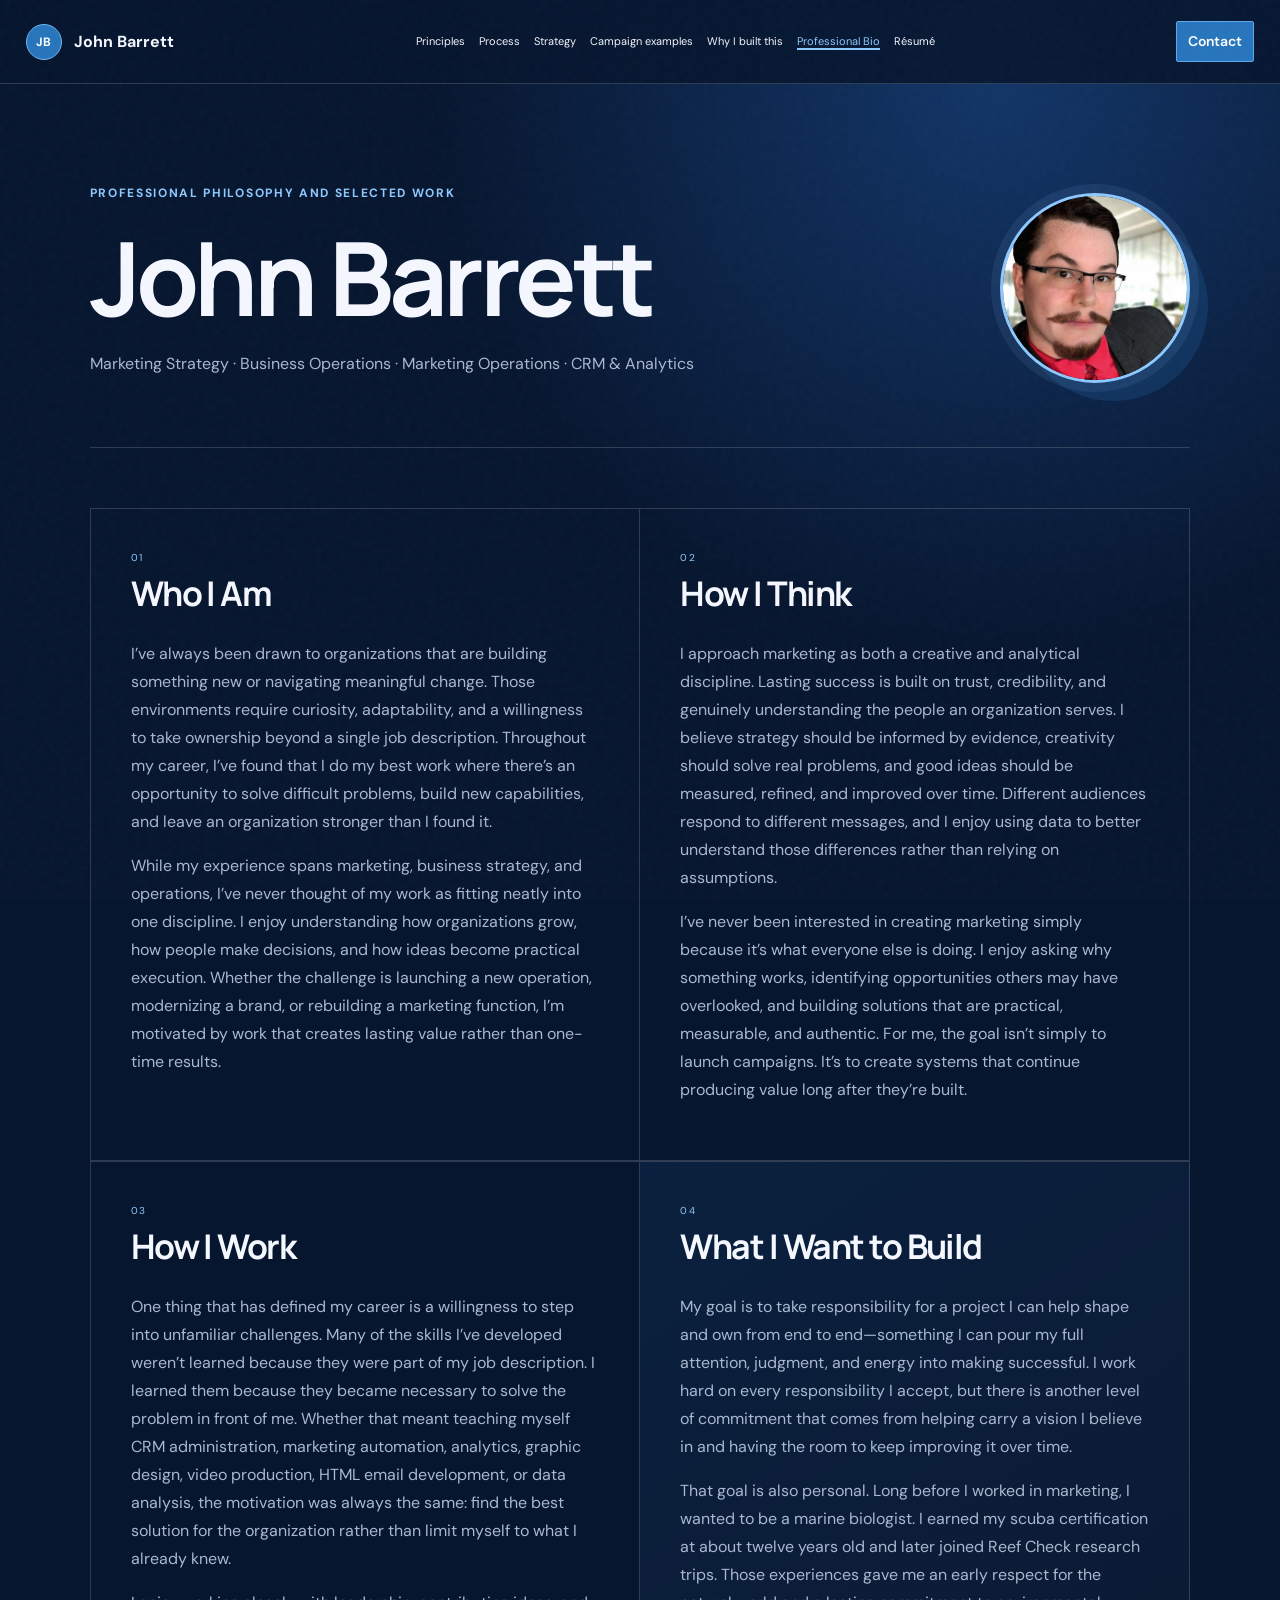
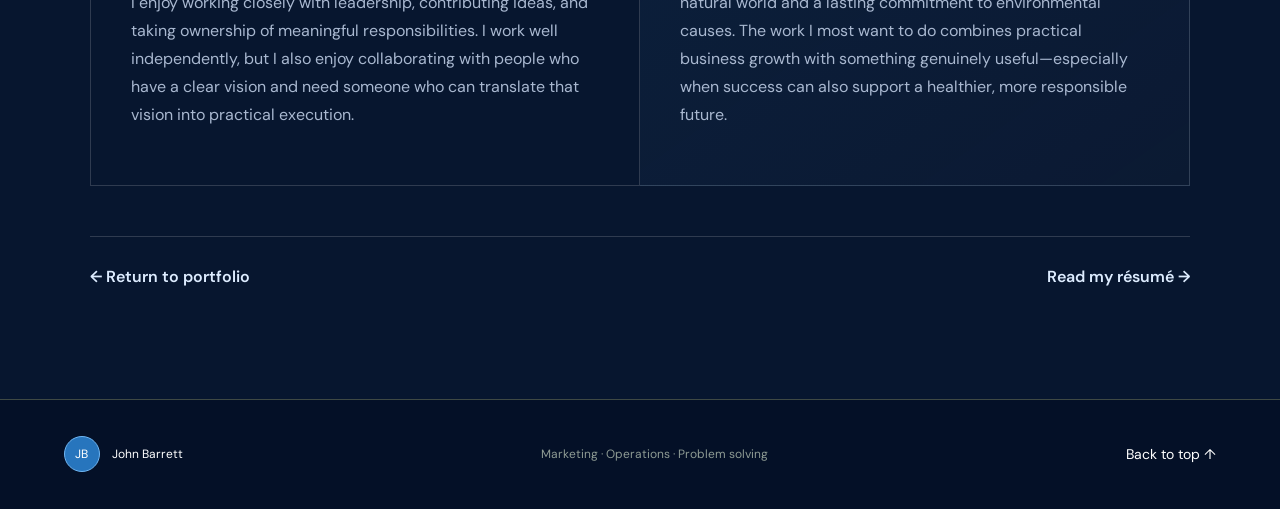
<file: bio.html>
<!doctype html>
<html lang="en">
<head>
  <meta charset="utf-8" />
  <meta name="viewport" content="width=device-width, initial-scale=1" />
  <meta name="description" content="Professional bio for John Barrett, a marketing strategist and business operations professional." />
  <title>John Barrett — Professional Bio</title>
  <link rel="preconnect" href="https://fonts.googleapis.com" />
  <link rel="preconnect" href="https://fonts.gstatic.com" crossorigin />
  <link href="https://fonts.googleapis.com/css2?family=DM+Sans:wght@400;500;600;700&family=Manrope:wght@500;600;700&display=swap" rel="stylesheet" />
  <link rel="stylesheet" href="styles.css" />
</head>
<body class="document-page" id="top">
  <div class="noise" aria-hidden="true"></div>
  <header class="site-header">
    <a class="brand" href="index.html" aria-label="Portfolio home"><span class="brand-mark">JB</span><span>John Barrett</span></a>
    <nav aria-label="Primary navigation">
      <a href="index.html#principles">Principles</a>
      <a href="index.html#process">Process</a>
      <a href="index.html#strategy">Strategy</a>
      <a href="index.html#campaigns">Campaign examples</a>
      <a href="index.html#about">Why I built this</a>
      <a class="nav-current" href="bio.html" aria-current="page">Professional Bio</a>
      <a href="resume.html">Résumé</a>
    </nav>
    <a class="button button-small" href="index.html#contact">Contact</a>
  </header>

  <main class="bio-main">
    <header class="document-hero bio-hero-layout">
      <div>
        <p class="eyebrow">Professional philosophy and selected work</p>
        <h1>John Barrett</h1>
        <p>Marketing Strategy · Business Operations · Marketing Operations · CRM &amp; Analytics</p>
      </div>
      <img class="bio-portrait" src="assets/profile/john-barrett-portrait.png" alt="Portrait of John Barrett" />
    </header>

    <article class="bio-document">
      <section>
        <p class="bio-number">01</p>
        <h2>Who I Am</h2>
        <p>I’ve always been drawn to organizations that are building something new or navigating meaningful change. Those environments require curiosity, adaptability, and a willingness to take ownership beyond a single job description. Throughout my career, I’ve found that I do my best work where there’s an opportunity to solve difficult problems, build new capabilities, and leave an organization stronger than I found it.</p>
        <p>While my experience spans marketing, business strategy, and operations, I’ve never thought of my work as fitting neatly into one discipline. I enjoy understanding how organizations grow, how people make decisions, and how ideas become practical execution. Whether the challenge is launching a new operation, modernizing a brand, or rebuilding a marketing function, I’m motivated by work that creates lasting value rather than one-time results.</p>
      </section>

      <section>
        <p class="bio-number">02</p>
        <h2>How I Think</h2>
        <p>I approach marketing as both a creative and analytical discipline. Lasting success is built on trust, credibility, and genuinely understanding the people an organization serves. I believe strategy should be informed by evidence, creativity should solve real problems, and good ideas should be measured, refined, and improved over time. Different audiences respond to different messages, and I enjoy using data to better understand those differences rather than relying on assumptions.</p>
        <p>I’ve never been interested in creating marketing simply because it’s what everyone else is doing. I enjoy asking why something works, identifying opportunities others may have overlooked, and building solutions that are practical, measurable, and authentic. For me, the goal isn’t simply to launch campaigns. It’s to create systems that continue producing value long after they’re built.</p>
      </section>

      <section class="bio-work">
        <p class="bio-number">03</p>
        <h2>How I Work</h2>
        <p>One thing that has defined my career is a willingness to step into unfamiliar challenges. Many of the skills I’ve developed weren’t learned because they were part of my job description. I learned them because they became necessary to solve the problem in front of me. Whether that meant teaching myself CRM administration, marketing automation, analytics, graphic design, video production, HTML email development, or data analysis, the motivation was always the same: find the best solution for the organization rather than limit myself to what I already knew.</p>
        <p>I enjoy working closely with leadership, contributing ideas, and taking ownership of meaningful responsibilities. I work well independently, but I also enjoy collaborating with people who have a clear vision and need someone who can translate that vision into practical execution.</p>
      </section>

      <section class="bio-goals">
        <p class="bio-number">04</p>
        <h2>What I Want to Build</h2>
        <p>My goal is to take responsibility for a project I can help shape and own from end to end—something I can pour my full attention, judgment, and energy into making successful. I work hard on every responsibility I accept, but there is another level of commitment that comes from helping carry a vision I believe in and having the room to keep improving it over time.</p>
        <p>That goal is also personal. Long before I worked in marketing, I wanted to be a marine biologist. I earned my scuba certification at about twelve years old and later joined Reef Check research trips. Those experiences gave me an early respect for the natural world and a lasting commitment to environmental causes. The work I most want to do combines practical business growth with something genuinely useful—especially when success can also support a healthier, more responsible future.</p>
      </section>
    </article>

    <nav class="document-next" aria-label="Continue exploring">
      <a href="index.html">← Return to portfolio</a>
      <a href="resume.html">Read my résumé →</a>
    </nav>
  </main>

  <footer><div><span class="brand-mark">JB</span><span>John Barrett</span></div><p>Marketing · Operations · Problem solving</p><a href="#top">Back to top ↑</a></footer>
</body>
</html>
</file>
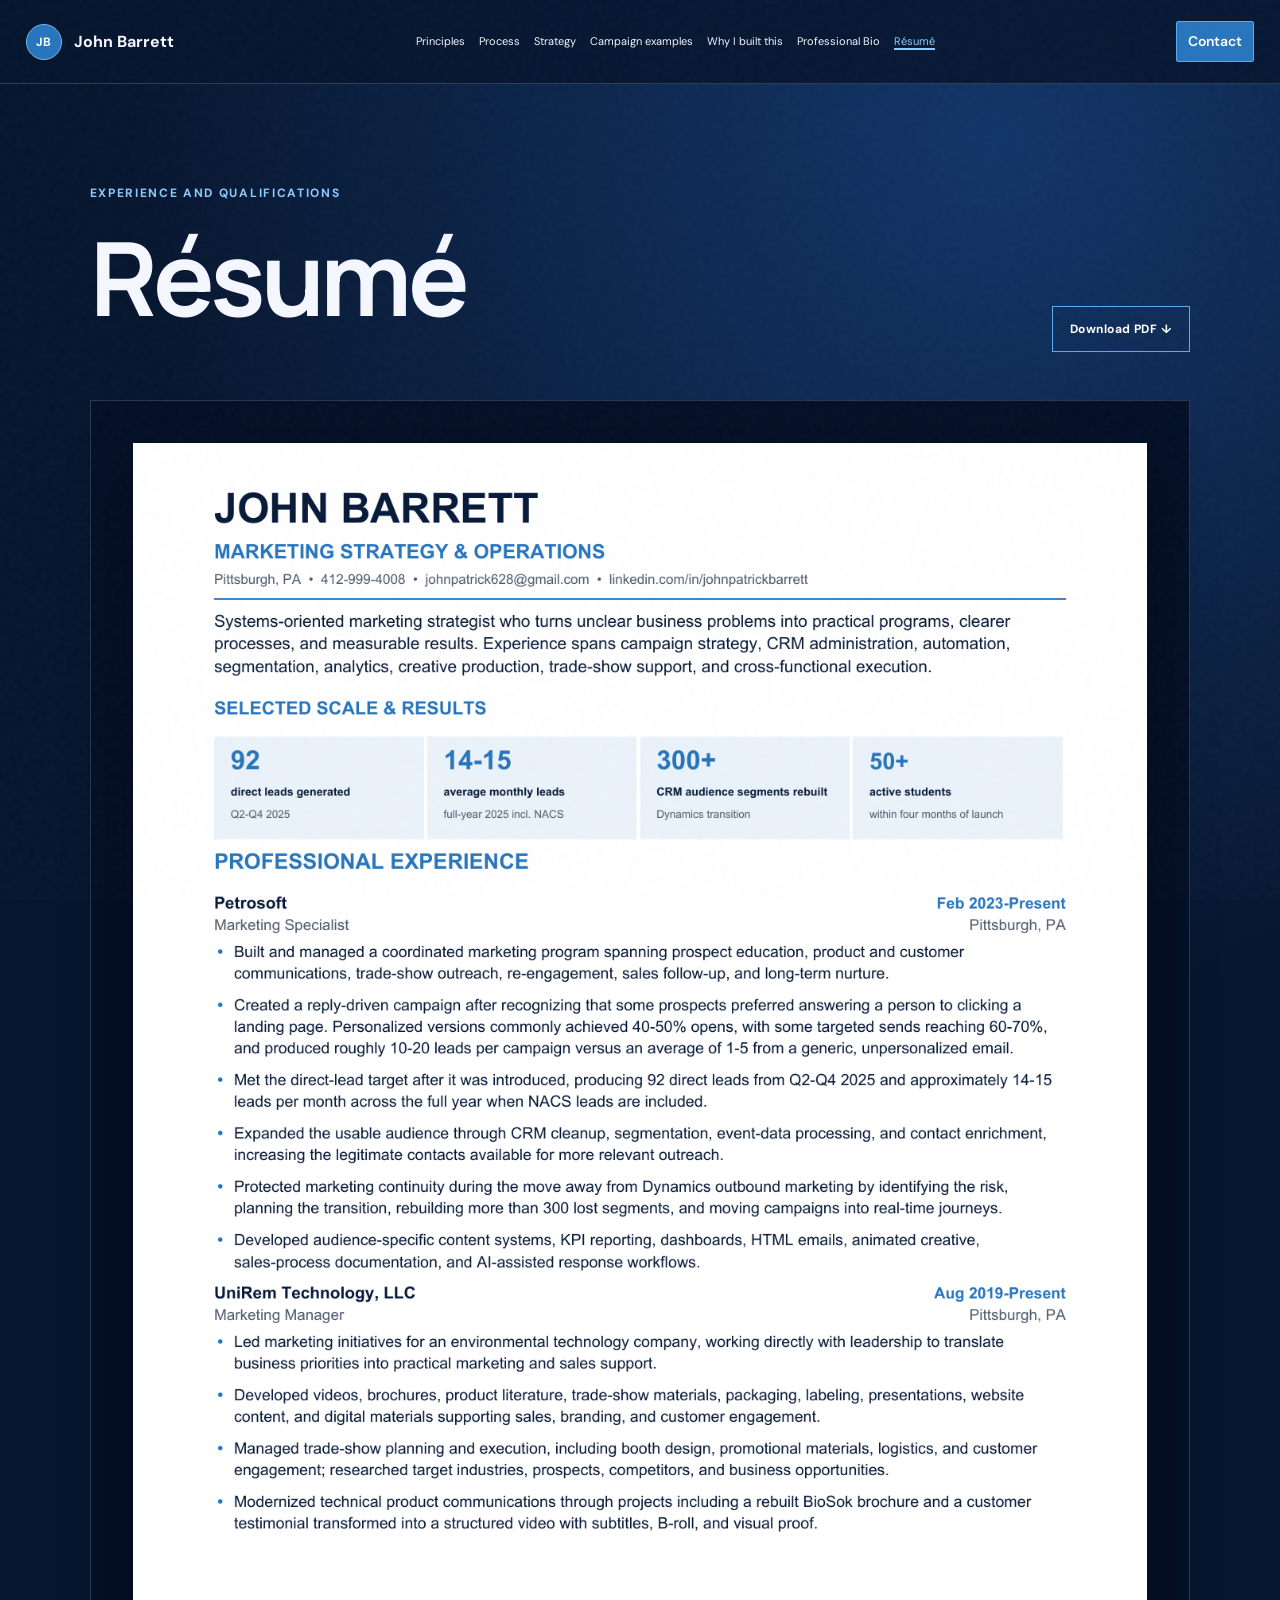
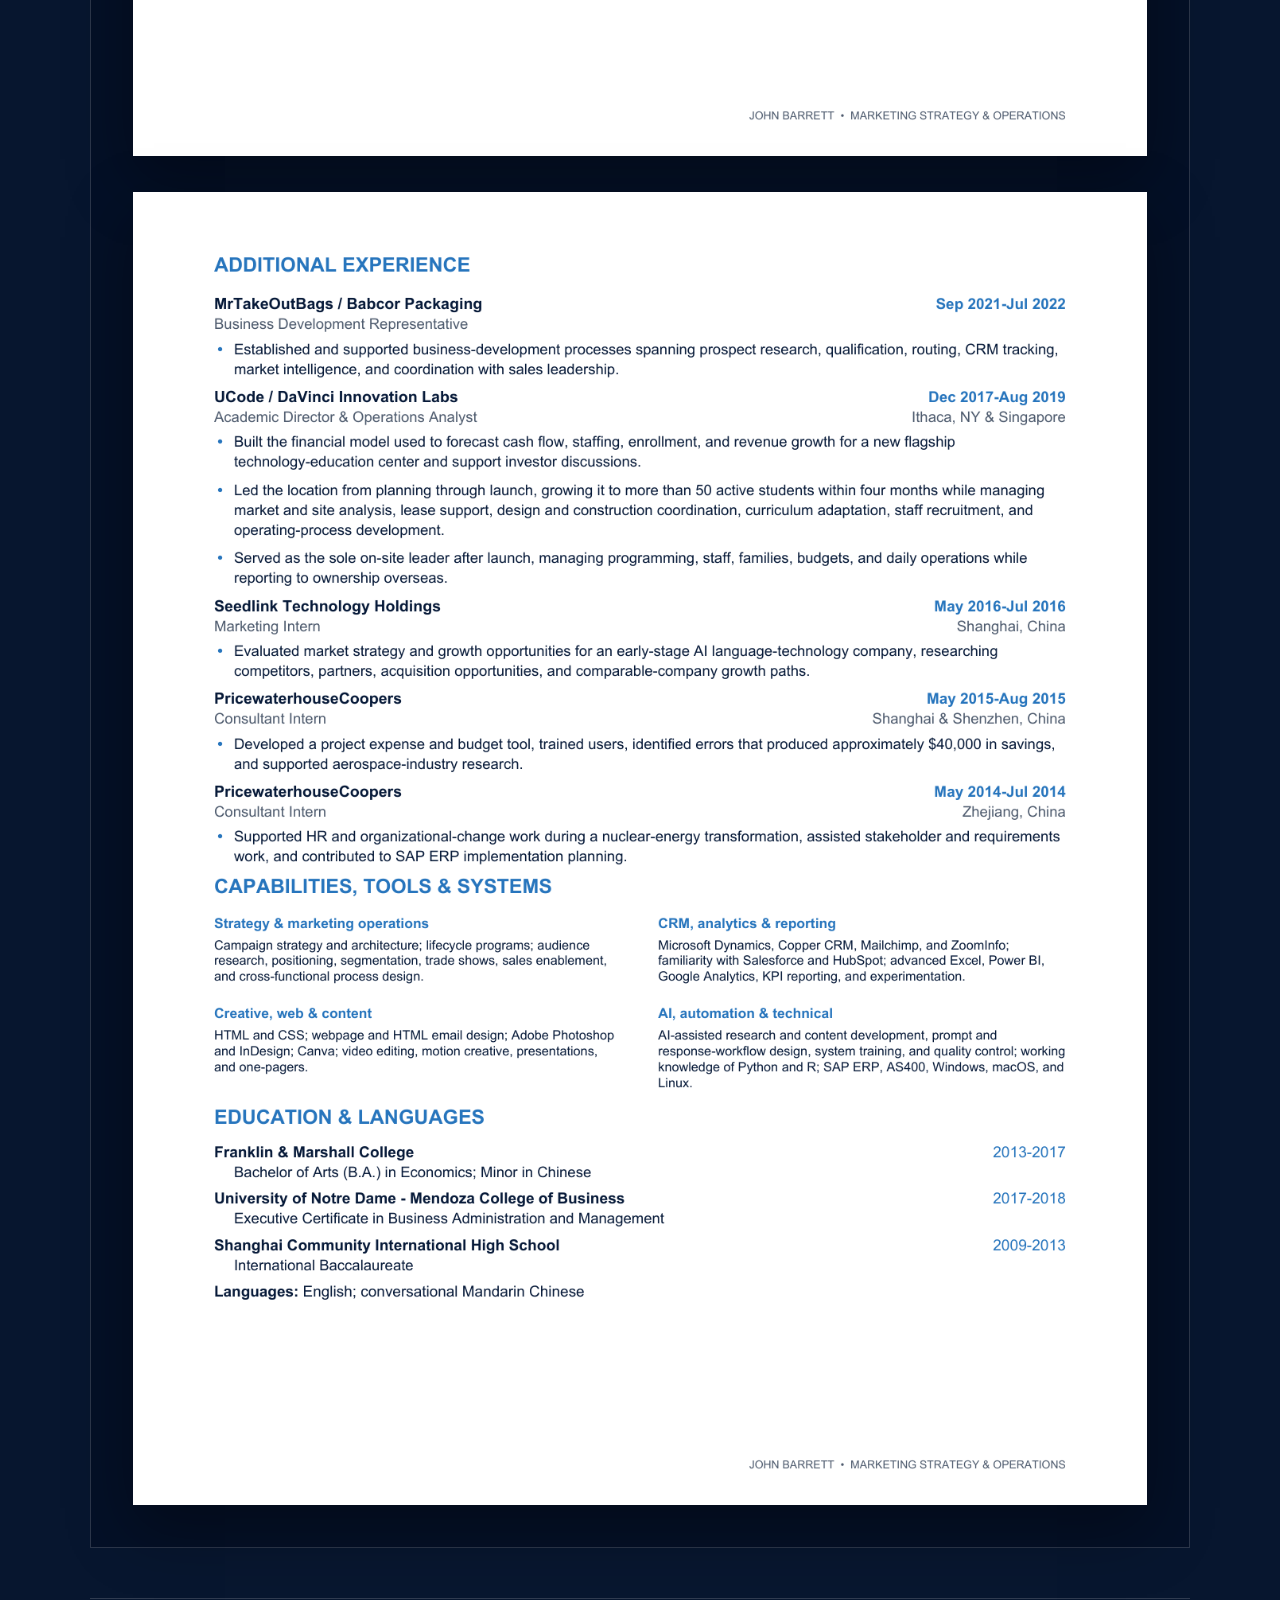
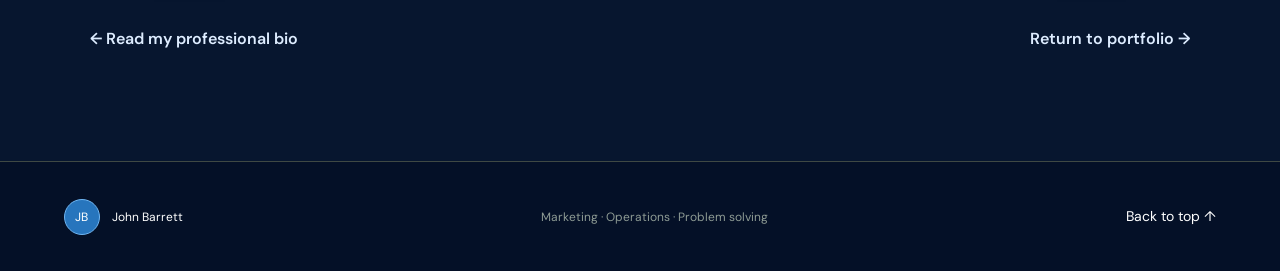
<file: resume.html>
<!doctype html>
<html lang="en">
<head>
  <meta charset="utf-8" />
  <meta name="viewport" content="width=device-width, initial-scale=1" />
  <meta name="description" content="Résumé for John Barrett, marketing strategist and business operations professional." />
  <title>John Barrett — Résumé</title>
  <link rel="preconnect" href="https://fonts.googleapis.com" />
  <link rel="preconnect" href="https://fonts.gstatic.com" crossorigin />
  <link href="https://fonts.googleapis.com/css2?family=DM+Sans:wght@400;500;600;700&family=Manrope:wght@500;600;700&display=swap" rel="stylesheet" />
  <link rel="stylesheet" href="styles.css" />
</head>
<body class="document-page" id="top">
  <div class="noise" aria-hidden="true"></div>
  <header class="site-header">
    <a class="brand" href="index.html" aria-label="Portfolio home"><span class="brand-mark">JB</span><span>John Barrett</span></a>
    <nav aria-label="Primary navigation">
      <a href="index.html#principles">Principles</a>
      <a href="index.html#process">Process</a>
      <a href="index.html#strategy">Strategy</a>
      <a href="index.html#campaigns">Campaign examples</a>
      <a href="index.html#about">Why I built this</a>
      <a href="bio.html">Professional Bio</a>
      <a class="nav-current" href="resume.html" aria-current="page">Résumé</a>
    </nav>
    <a class="button button-small" href="index.html#contact">Contact</a>
  </header>

  <main class="resume-main">
    <header class="resume-heading">
      <div><p class="eyebrow">Experience and qualifications</p><h1>Résumé</h1></div>
      <a class="document-download" href="assets/documents/john-barrett-resume.pdf?v=20260802-conservative-ucode" download>Download PDF ↓</a>
    </header>
    <div class="resume-pages" aria-label="John Barrett résumé">
      <img src="assets/documents/john-barrett-resume-page-1.png?v=20260802-conservative-ucode" alt="John Barrett résumé page one: summary, selected scale and results, and recent professional experience" />
      <img src="assets/documents/john-barrett-resume-page-2.png?v=20260802-conservative-ucode" alt="John Barrett résumé page two: additional experience, combined capabilities and tools, education, and languages" />
    </div>
    <nav class="document-next" aria-label="Continue exploring">
      <a href="bio.html">← Read my professional bio</a>
      <a href="index.html">Return to portfolio →</a>
    </nav>
  </main>

  <footer><div><span class="brand-mark">JB</span><span>John Barrett</span></div><p>Marketing · Operations · Problem solving</p><a href="#top">Back to top ↑</a></footer>
</body>
</html>
</file>
<file: styles.css>
:root{--ink:#f5f7ff;--paper:#07162f;--white:#0b2042;--lime:#75b8ff;--teal:#8ec9ff;--muted:#a9b8d0;--line:rgba(255,255,255,.16);--display:"Manrope",sans-serif;--body:"DM Sans",sans-serif}
*{box-sizing:border-box}html{scroll-behavior:smooth}body{margin:0;background:var(--paper);color:var(--ink);font-family:var(--body);line-height:1.5}.noise{position:fixed;inset:0;pointer-events:none;z-index:10;opacity:.035;background-image:url("data:image/svg+xml,%3Csvg viewBox='0 0 180 180' xmlns='http://www.w3.org/2000/svg'%3E%3Cfilter id='n'%3E%3CfeTurbulence type='fractalNoise' baseFrequency='.8' numOctaves='3' stitchTiles='stitch'/%3E%3C/filter%3E%3Crect width='100%25' height='100%25' filter='url(%23n)' opacity='.8'/%3E%3C/svg%3E")}.site-header{height:84px;display:flex;align-items:center;justify-content:space-between;padding:0 4.5vw;border-bottom:1px solid var(--line);position:relative;z-index:5}.brand,.site-header nav,.site-header nav a{display:flex;align-items:center}.brand{gap:12px;text-decoration:none;color:var(--ink);font-weight:700}.brand-mark{width:36px;height:36px;border-radius:50%;display:inline-grid;place-items:center;background:var(--ink);color:var(--lime);font-size:12px;letter-spacing:.04em}.site-header nav{gap:34px}.site-header nav a,.text-link,footer a{color:var(--ink);text-decoration:none;font-size:14px}.site-header nav a:hover,.text-link:hover{opacity:.55}.section{padding:110px 7vw}.hero{min-height:calc(100vh - 84px);display:grid;grid-template-columns:1.25fr .75fr;align-items:center;gap:8vw;overflow:hidden}.eyebrow{text-transform:uppercase;letter-spacing:.14em;font-size:12px;font-weight:700;margin:0 0 22px;color:var(--teal)}h1,h2,h3,p{margin-top:0}h1,h2,h3{font-family:var(--display);letter-spacing:-.045em;line-height:1.05}h1{font-size:clamp(54px,6.4vw,104px);max-width:1050px;margin-bottom:32px}h1 em{font-style:normal;color:var(--teal);position:relative}h1 em:after{content:"";position:absolute;left:0;right:0;bottom:-5px;height:8px;background:var(--lime);z-index:-1;transform:rotate(-1deg)}h2{font-size:clamp(38px,4.4vw,66px);margin-bottom:25px}.hero-lede{font-size:19px;max-width:760px;color:#4b5650;line-height:1.65}.hero-actions{display:flex;align-items:center;gap:28px;margin-top:42px}.button{background:var(--ink);color:#fff;text-decoration:none;display:inline-flex;align-items:center;gap:32px;padding:17px 22px;border-radius:2px;font-weight:600;font-size:14px;transition:transform .2s,background .2s}.button:hover{transform:translateY(-2px);background:var(--teal)}.button-small{padding:12px 16px;gap:12px}.signal-card{background:var(--ink);color:#fff;padding:28px;min-height:480px;display:flex;flex-direction:column;justify-content:space-between;box-shadow:22px 22px 0 var(--lime)}.signal-top{display:flex;justify-content:space-between;font-size:10px;letter-spacing:.09em;text-transform:uppercase;color:#aeb8b2}.live-dot:before{content:"";display:inline-block;width:7px;height:7px;border-radius:50%;background:var(--lime);margin-right:8px;box-shadow:0 0 12px var(--lime)}.system-preview{display:flex;align-items:center;justify-content:center;gap:10px;font-size:12px}.preview-node{border:1px solid #59635e;padding:14px 11px;text-align:center}.preview-node.highlight{background:var(--lime);color:var(--ink);border-color:var(--lime)}.signal-grid{display:grid;grid-template-columns:1fr 1fr;border-top:1px solid #46504b;border-left:1px solid #46504b}.signal-grid div{padding:20px;border-right:1px solid #46504b;border-bottom:1px solid #46504b}.signal-grid strong,.signal-grid span{display:block}.signal-grid strong{color:var(--lime);font-size:12px;margin-bottom:8px}.signal-grid span{font-size:13px}.proof-strip{background:var(--lime);padding:17px 4vw;display:flex;justify-content:center;align-items:center;gap:22px;text-transform:uppercase;font-size:11px;letter-spacing:.1em;font-weight:700;white-space:nowrap;overflow:hidden}.proof-strip i{width:4px;height:4px;background:var(--ink);border-radius:50%}.intro,.capabilities,.about{display:grid;grid-template-columns:220px 1fr;gap:6vw}.section-label{text-transform:uppercase;font-size:11px;letter-spacing:.13em;font-weight:700}.section-label span{color:var(--teal);margin-right:10px}.intro{padding-bottom:70px}.intro h2,.cap-content>h2{max-width:900px}.section-intro{max-width:700px;color:var(--muted);font-size:18px;line-height:1.65}.case-study{padding-top:70px}.petrosoft{background:var(--white)}.case-head{display:grid;grid-template-columns:1.4fr .6fr;gap:10vw;border-top:1px solid var(--ink);padding-top:26px}.case-kicker{font-size:12px;text-transform:uppercase;letter-spacing:.12em;color:var(--teal);font-weight:700}.case-head h2{max-width:880px}.case-meta{padding-top:40px}.case-meta p{border-bottom:1px solid var(--line);padding:12px 0;margin:0;font-size:13px}.case-meta span{display:inline-block;width:90px;color:var(--muted)}.case-narrative{display:grid;grid-template-columns:repeat(3,1fr);gap:1px;background:var(--line);margin-top:75px;border:1px solid var(--line)}.case-narrative article{background:var(--white);padding:38px}.step-number{font-size:11px;color:var(--teal);text-transform:uppercase;letter-spacing:.1em}.case-narrative h3{font-size:24px;margin:35px 0 18px}.case-narrative p,.principles p,.cap-grid p{color:var(--muted)}.architecture{margin-top:90px;background:var(--ink);color:#fff;padding:54px}.arch-header{display:flex;justify-content:space-between;gap:80px}.arch-header h3{font-size:35px}.arch-header>p{color:#aeb8b2;max-width:420px}.architecture .eyebrow{color:var(--lime)}.flow{display:grid;grid-template-columns:1fr auto 1fr auto 1.25fr auto 1fr;align-items:center;margin-top:50px}.flow-node{border:1px solid #4b5550;padding:24px;min-height:140px;display:flex;flex-direction:column}.flow-node b{color:var(--lime);font-size:11px}.flow-node strong{font-family:var(--display);font-size:18px;margin:auto 0 8px}.flow-node span{font-size:12px;color:#aeb8b2}.flow-node.featured{background:var(--lime);color:var(--ink);border-color:var(--lime)}.flow-node.featured b,.flow-node.featured span{color:var(--ink)}.flow-connector{text-align:center;color:var(--lime);padding:0 10px}.flow-connector span,.flow-connector small{display:block}.flow-connector small{font-size:8px;letter-spacing:.12em;color:#8c9891;margin-top:8px}.loop-line{height:44px;border:1px solid #4b5550;border-top:0;margin:0 7%;text-align:center;color:#8c9891;font-size:10px;letter-spacing:.1em;text-transform:uppercase;padding-top:24px}.loop-line span{background:var(--ink);padding:0 14px}.outcomes{display:grid;grid-template-columns:.65fr 1.35fr;gap:8vw;margin-top:90px}.outcomes-title h3{font-size:34px}.outcome-grid{display:grid;grid-template-columns:1fr 1fr;border-top:1px solid var(--ink);border-left:1px solid var(--line)}.outcome-grid div{padding:28px;border-right:1px solid var(--line);border-bottom:1px solid var(--line)}.outcome-grid strong,.outcome-grid span{display:block}.outcome-grid strong{font-family:var(--display);font-size:24px;color:var(--teal);margin-bottom:8px}.outcome-grid span{font-size:13px;color:var(--muted)}.metrics-note{grid-column:2;font-size:11px;color:var(--muted);margin-top:-6vw}.secondary{background:#dfe8e1}.case-head.compact{grid-template-columns:1fr .5fr}.case-summary{font-size:17px;color:#4d5b53;padding-top:42px}.urt-grid{display:grid;grid-template-columns:1fr 1fr;gap:8vw;align-items:center;margin-top:70px}.urt-visual{height:470px;position:relative;border:1px solid rgba(23,33,29,.25);background:radial-gradient(circle at center,rgba(215,255,99,.5),transparent 30%)}.orbit{position:absolute;border:1px solid var(--ink);background:#dfe8e1;padding:12px 15px;font-size:12px}.orbit.center{background:var(--ink);color:#fff;left:50%;top:50%;transform:translate(-50%,-50%);padding:28px}.o1{top:12%;left:11%}.o2{top:17%;right:9%}.o3{bottom:13%;left:10%}.o4{bottom:10%;right:12%}.urt-visual:before,.urt-visual:after{content:"";position:absolute;inset:18%;border:1px solid rgba(23,33,29,.18);border-radius:50%}.urt-visual:after{inset:32%}.principles article{display:grid;grid-template-columns:42px 1fr;padding:25px 0;border-top:1px solid rgba(23,33,29,.22)}.principles article>span{color:var(--teal);font-size:11px}.principles h3{font-size:24px;margin-bottom:8px}.principles p{margin-bottom:0}.capabilities{background:var(--ink);color:#fff}.capabilities .section-label span,.capabilities .eyebrow{color:var(--lime)}.cap-grid{display:grid;grid-template-columns:repeat(3,1fr);margin-top:65px;border-top:1px solid #46504b;border-left:1px solid #46504b}.cap-grid article{padding:32px;border-right:1px solid #46504b;border-bottom:1px solid #46504b;min-height:230px}.cap-grid article>span{color:var(--lime);font-size:11px}.cap-grid h3{font-size:24px;margin:48px 0 12px}.cap-grid p{font-size:14px;color:#aeb8b2}.about{background:var(--paper)}.about-card{max-width:900px}.about-card>p:not(.eyebrow){font-size:19px;color:#53605a;line-height:1.7;max-width:800px}.bio-status{margin-top:45px;padding:22px;border:1px solid var(--line);display:grid;grid-template-columns:12px 160px 1fr;gap:14px;align-items:center}.bio-status>span{width:9px;height:9px;border-radius:50%;background:#e6a33e}.bio-status strong{font-size:13px}.bio-status p{font-size:12px;color:var(--muted);margin:0}.contact{text-align:center;background:var(--teal);color:#fff;padding-top:120px;padding-bottom:120px}.contact .eyebrow{color:var(--lime)}.contact h2{max-width:880px;margin:0 auto 20px}.contact>p:not(.eyebrow){color:#bed0ca;font-size:18px}.button-light{background:var(--lime);color:var(--ink);margin-top:24px}.contact small{display:block;color:#90aaa2;margin-top:13px}footer{height:110px;padding:0 5vw;display:flex;align-items:center;justify-content:space-between;background:var(--ink);color:#fff;border-top:1px solid #3f4944;font-size:12px}footer>div{display:flex;align-items:center;gap:12px}footer p{margin:0;color:#8e9b94}footer a{color:#fff}.reveal{opacity:0;transform:translateY(24px);transition:opacity .7s ease,transform .7s ease}.reveal.visible{opacity:1;transform:none}
@media(max-width:900px){.site-header nav{display:none}.hero{grid-template-columns:1fr;padding-top:70px}.signal-card{min-height:400px}.intro,.capabilities,.about{grid-template-columns:1fr}.section-label{margin-bottom:30px}.case-head,.case-head.compact,.outcomes,.urt-grid{grid-template-columns:1fr}.case-narrative{grid-template-columns:1fr}.arch-header{display:block}.flow{grid-template-columns:1fr}.flow-connector{padding:12px}.flow-connector span{transform:rotate(90deg)}.flow-connector small{display:none}.loop-line{display:none}.outcomes .metrics-note{grid-column:1;margin-top:0}.cap-grid{grid-template-columns:1fr 1fr}}
@media(max-width:600px){.site-header{height:70px;padding:0 20px}.site-header>.button{display:none}.section{padding:78px 22px}.hero{min-height:auto}.hero-actions{align-items:flex-start;flex-direction:column}.signal-card{box-shadow:10px 10px 0 var(--lime);padding:20px}.system-preview{flex-direction:column}.proof-strip{justify-content:flex-start}.case-study{padding-top:50px}.architecture{padding:28px 20px;margin-top:60px}.outcome-grid,.cap-grid{grid-template-columns:1fr}.urt-visual{height:380px}.bio-status{grid-template-columns:12px 1fr}.bio-status p{grid-column:2}.contact{padding:90px 22px}footer{height:auto;padding:35px 22px;gap:25px;align-items:flex-start;flex-direction:column}footer p{display:none}}
@media(prefers-reduced-motion:reduce){html{scroll-behavior:auto}.reveal{opacity:1;transform:none;transition:none}}

/* Dark-blue portfolio theme */
body{background:radial-gradient(circle at 80% 8%,#123568 0,transparent 28%),var(--paper)}
.site-header{background:rgba(7,22,47,.88);backdrop-filter:blur(14px);position:sticky;top:0}
.brand-mark{background:#2775bd;color:#fff;border:1px solid #70b6f3}
.button{background:#2775bd;color:#fff;border:1px solid #5da9ee}
.button:hover{background:#398bd3;color:#fff}
.text-link{color:#eaf4ff}
.hero-lede,.section-intro,.case-narrative p,.principles p,.cap-grid p,.about-card>p:not(.eyebrow),.case-summary{color:var(--muted)}
.signal-card,.architecture,.capabilities,footer{background:#041027}
.signal-card{box-shadow:22px 22px 0 #2b6fb2}
.preview-node.highlight,.button-light{background:#8ec9ff;color:#06142d;border-color:#b8ddff}
.button-light:hover{background:#b8ddff;color:#06142d}
.flow-node.featured{background:#2775bd;color:#fff;border-color:#70b6f3}
.flow-node.featured b,.flow-node.featured span{color:#fff}
.proof-strip{background:#0d2c56;color:#dceaff;border-block:1px solid rgba(255,255,255,.14)}
.proof-strip i{background:var(--lime)}
.petrosoft{background:#0a1d3b}
.case-narrative article{background:#0a1d3b}
.secondary{background:#0d2850}
.orbit{background:#0d2850}.orbit.center{background:#f5f7ff;color:#07162f}
.urt-visual{background:radial-gradient(circle at center,rgba(117,184,255,.22),transparent 32%)}
.contact{background:#102f5c}
.outcome-grid strong{color:#8ec9ff}
.bio-status{background:rgba(255,255,255,.035)}

.work-samples{margin-top:100px;border-top:1px solid var(--line);padding-top:48px}
.work-samples-head{display:grid;grid-template-columns:1fr .65fr;gap:8vw;align-items:end;margin-bottom:42px}
.work-samples-head h3{font-size:36px;max-width:760px}
.work-samples-head>p{color:var(--muted);max-width:500px}
.sample-grid{display:grid;grid-template-columns:repeat(6,1fr);gap:18px}
.sample-grid article{grid-column:span 2;border:1px solid var(--line);padding:18px;background:rgba(255,255,255,.025)}
.sample-grid article:nth-child(4){grid-column:2/span 2}.sample-grid article:nth-child(5){grid-column:4/span 2}
.sample-grid-additional{margin-top:18px;grid-template-columns:repeat(2,1fr)}.sample-grid-additional article,.sample-grid-additional article:nth-child(4),.sample-grid-additional article:nth-child(5){grid-column:auto}
.sample-grid-additional .dq-sample{grid-column:1/-1!important;display:grid;grid-template-columns:minmax(300px,.72fr) 1fr;grid-template-rows:auto auto 1fr;column-gap:38px;align-items:start}.dq-sample .sample-image{grid-row:1/4;height:410px;margin:0}.dq-sample>p{align-self:end;margin-top:26px}.dq-sample>h3{align-self:start}.dq-sample>span{max-width:620px;font-size:15px;line-height:1.7}
.sample-placeholder{aspect-ratio:4/3;display:flex;flex-direction:column;align-items:center;justify-content:center;background:linear-gradient(135deg,#102d56,#07162f);border:1px dashed rgba(142,201,255,.45);margin-bottom:22px;color:#cfe6ff}
.sample-image{height:330px;display:block;overflow:hidden;background:#07162f;border:1px solid rgba(142,201,255,.35);border-radius:18px;margin-bottom:22px;position:relative}
.sample-image:after{content:"View full email ↗";position:absolute;right:10px;bottom:10px;padding:7px 10px;background:rgba(4,16,39,.92);color:#fff;font-size:10px;letter-spacing:.08em;text-transform:uppercase}
.sample-image img{width:100%;height:100%;display:block;object-fit:cover;object-position:top;transform:scale(1.045);transition:transform .35s ease}
.sample-image:hover img{transform:scale(1.07)}
.sample-placeholder span{font-family:var(--display);font-size:18px}.sample-placeholder small{margin-top:5px;color:#7895b9}
.sample-grid article>p{font-size:10px;letter-spacing:.12em;text-transform:uppercase;color:var(--teal);font-weight:700;margin-bottom:9px}
.sample-grid article>h3{font-size:22px;margin-bottom:10px}.sample-grid article>span{font-size:13px;color:var(--muted)}

@media(max-width:900px){.work-samples-head{grid-template-columns:1fr}.sample-grid{grid-template-columns:1fr 1fr}.sample-grid article,.sample-grid article:nth-child(4),.sample-grid article:nth-child(5){grid-column:auto}}
@media(max-width:600px){.signal-card{box-shadow:10px 10px 0 #2b6fb2}.sample-grid{grid-template-columns:1fr}}

/* Simplified portfolio narrative */
.signal-card blockquote{font-family:var(--display);font-size:clamp(28px,2.6vw,44px);line-height:1.15;letter-spacing:-.045em;margin:45px 0;color:#f5f7ff}
.bio-hero-layout{display:grid;grid-template-columns:1fr 190px;gap:60px;align-items:center}.bio-hero-layout>div>p:last-child{color:var(--muted);font-size:16px}.bio-portrait{width:190px;aspect-ratio:1;display:block;object-fit:cover;object-position:center 35%;border-radius:50%;border:3px solid #8ec9ff;box-shadow:0 0 0 9px rgba(142,201,255,.09),18px 18px 0 rgba(39,117,189,.2)}
@media(max-width:700px){.bio-hero-layout{grid-template-columns:1fr 105px;gap:24px}.bio-portrait{width:105px;border-width:2px;box-shadow:0 0 0 6px rgba(142,201,255,.09),9px 9px 0 rgba(39,117,189,.2)}}
@media(max-width:460px){.bio-hero-layout{grid-template-columns:1fr}.bio-hero-layout>div{grid-row:2}.bio-portrait{grid-row:1;width:92px;margin-bottom:18px}.bio-hero-layout h1{font-size:50px}}
.principles-section{padding-top:0;background:#0a1d3b}
.principles-grid{display:grid;grid-template-columns:repeat(3,1fr);border-top:1px solid var(--line);border-left:1px solid var(--line)}
.principles-grid article{padding:38px;min-height:300px;border-right:1px solid var(--line);border-bottom:1px solid var(--line);background:rgba(255,255,255,.018)}
.principles-grid article>span{font-size:11px;color:var(--teal);font-weight:700}
.principles-grid h3{font-size:25px;margin:60px 0 16px;max-width:310px}
.principles-grid p{color:var(--muted);margin:0}

.process-section{background:#041027}
.process-head{display:grid;grid-template-columns:1fr .55fr;gap:8vw;align-items:end}
.process-head>p{color:var(--muted);font-size:17px}
.process-flow{display:grid;grid-template-columns:1fr auto 1fr auto 1fr auto 1fr auto 1fr;align-items:stretch;margin-top:60px}
.process-flow article{border:1px solid #365073;padding:25px 20px;min-height:230px}
.process-flow article:nth-of-type(4){background:#2775bd;border-color:#70b6f3}
.process-flow>b,.process-flow article b{color:var(--teal);font-size:11px}
.process-flow article:nth-of-type(4) b{color:#fff}
.process-flow h3{font-size:20px;margin:60px 0 12px}
.process-flow p{font-size:13px;color:var(--muted);margin:0}
.process-flow article:nth-of-type(4) p{color:#e8f4ff}
.process-flow>span{display:grid;place-items:center;color:var(--teal);padding:0 8px}
.feedback-loop{margin:0 5%;height:58px;border:1px solid #365073;border-top:0;text-align:center;padding-top:35px;text-transform:uppercase;letter-spacing:.1em;font-size:9px;color:#89a1bf}

.audience-block,.story-block,.work-samples{margin-top:100px;padding-top:55px;border-top:1px solid var(--line)}
.audience-block{display:grid;grid-template-columns:.55fr 1.45fr;gap:7vw}
.audience-intro h3,.story-title h3{font-size:36px}.audience-intro>p:last-child{color:var(--muted)}
.audience-compare{display:grid;grid-template-columns:1fr 1fr;border-top:1px solid var(--line);border-left:1px solid var(--line)}
.audience-compare article{padding:32px;border-right:1px solid var(--line);border-bottom:1px solid var(--line)}
.audience-compare article>span,.story-grid article>span,.before-after article>span{font-size:10px;text-transform:uppercase;letter-spacing:.1em;color:var(--teal);font-weight:700}
.audience-compare h3{font-size:24px;margin:38px 0 14px}.audience-compare p,.audience-compare li{color:var(--muted)}
.audience-compare ul{padding-left:18px;margin-bottom:0}.audience-compare li{margin:7px 0;font-size:13px}

.story-block{display:grid;grid-template-columns:.55fr 1.45fr;gap:7vw}
.story-grid{display:grid;grid-template-columns:1fr 1fr;border-top:1px solid var(--line);border-left:1px solid var(--line)}
.story-grid article{padding:27px;border-right:1px solid var(--line);border-bottom:1px solid var(--line)}
.story-grid p{color:var(--muted);margin:28px 0 0}
.result-comparison{grid-column:2;display:grid;grid-template-columns:1fr auto 1fr;align-items:center;margin-top:38px}
.result-comparison>div:not(.result-arrow){padding:30px;border:1px solid var(--line);display:grid;grid-template-columns:1fr 1fr;align-items:end;gap:8px 20px}
.result-comparison small{grid-column:1/-1;text-transform:uppercase;letter-spacing:.1em;color:var(--muted)}
.result-comparison strong{font-family:var(--display);font-size:34px;color:var(--teal)}
.result-comparison span{font-size:12px;color:var(--muted)}
.result-comparison .result-after{background:#2775bd}.result-comparison .result-after strong,.result-comparison .result-after span,.result-comparison .result-after small{color:#fff}
.result-arrow{padding:14px;color:var(--teal)}
.result-note{grid-column:2;color:var(--muted);font-size:13px;line-height:1.65;margin-top:18px}
.sample-grid-three article:nth-child(4),.sample-grid-three article:nth-child(5){display:none}

.unirem-story{display:block;margin-top:70px}
.unirem-scope{margin-top:70px;padding:40px;border:1px solid var(--line);background:rgba(255,255,255,.025)}
.unirem-scope-head{display:grid;grid-template-columns:1fr 1fr;gap:8vw;align-items:start}.unirem-scope-head h3{font-size:34px;max-width:680px}.unirem-scope-head>p{color:var(--muted);font-size:16px;line-height:1.7}
.unirem-scope-grid{display:grid;grid-template-columns:repeat(3,1fr);margin-top:38px;border-top:1px solid var(--line);border-left:1px solid var(--line)}.unirem-scope-grid article{padding:26px;border-right:1px solid var(--line);border-bottom:1px solid var(--line);min-height:190px}.unirem-scope-grid article>span{color:var(--teal);font-size:11px}.unirem-scope-grid h4{font-family:var(--display);font-size:20px;margin:28px 0 10px}.unirem-scope-grid p{color:var(--muted);font-size:13px;margin:0}
.selected-example-head{display:grid;grid-template-columns:1fr 1fr;gap:8vw;align-items:end;margin-bottom:28px}.selected-example-head h3{font-size:30px;margin:0}
.before-after{display:grid;grid-template-columns:1fr auto 1fr;align-items:stretch}
.before-after article{border:1px solid var(--line);padding:32px}
.before-after h3{font-size:26px;margin:55px 0 18px}.before-after p,.unirem-outcome>p:not(.eyebrow){color:var(--muted)}
.transform-arrow{display:grid;place-items:center;padding:15px;color:var(--teal)}
.unirem-outcome{margin-top:42px;padding:38px;border:1px solid var(--line);background:rgba(255,255,255,.018)}.unirem-outcome h3{font-size:30px;max-width:860px}.unirem-outcome>p:not(.eyebrow){max-width:900px}
.media-placeholder{margin-top:30px;height:140px;display:grid;place-items:center;border:1px dashed rgba(142,201,255,.45);background:#07162f;color:#7895b9;text-transform:uppercase;letter-spacing:.1em;font-size:10px}
.video-embed{position:relative;aspect-ratio:16/9;margin-top:30px;overflow:hidden;border-radius:16px;border:1px solid rgba(142,201,255,.35);background:#07162f}
.video-embed iframe{position:absolute;inset:0;width:100%;height:100%;border:0}
.video-link{display:inline-block;margin-top:12px;color:#b8ddff;text-decoration:none;font-size:12px}
.video-link:hover{color:#fff}
.video-comparison{display:grid;grid-template-columns:1fr auto 1fr;gap:22px;align-items:center;margin-top:34px}.video-comparison article{min-width:0}.video-comparison .video-embed{margin-top:14px}.video-label span,.video-label strong{display:block}.video-label span{color:#8ec9ff;font-size:9px;text-transform:uppercase;letter-spacing:.1em}.video-label strong{font-family:var(--display);font-size:19px;margin-top:7px}.edited-video .video-embed{border-color:#75b8ff;box-shadow:0 22px 55px rgba(1,9,24,.35)}.video-transition{display:flex;flex-direction:column;align-items:center;gap:8px;color:#8ec9ff}.video-transition span{font-size:8px;text-transform:uppercase;letter-spacing:.1em}.video-transition b{font-size:24px}
.brochure-renewal{margin-top:100px;padding-top:55px;border-top:1px solid var(--line)}.brochure-head{display:grid;grid-template-columns:1fr .65fr;gap:8vw;align-items:end;margin-bottom:40px}.brochure-head h3{font-size:38px;max-width:760px}.brochure-head>p{color:var(--muted);font-size:15px}.brochure-comparison{display:grid;grid-template-columns:.72fr auto 1.28fr;gap:22px;align-items:stretch}.brochure-source,.brochure-finished{padding:18px;border:1px solid var(--line);background:#071932}.brochure-stage{min-height:76px;padding-bottom:16px}.brochure-stage span,.brochure-stage strong{display:block}.brochure-stage span{color:#8ec9ff;text-transform:uppercase;letter-spacing:.1em;font-size:9px}.brochure-stage strong{font-family:var(--display);font-size:18px;margin-top:8px}.brochure-source>button,.brochure-pages button{position:relative;padding:0;border:0;overflow:hidden;background:#041027;cursor:pointer}.brochure-source>button{width:100%;height:215px;display:block;margin-top:12px}.brochure-source img,.brochure-pages img{width:100%;height:100%;display:block;object-fit:cover;transition:transform .35s,filter .35s}.brochure-source img{filter:saturate(.7);object-position:center}.brochure-source button:hover img,.brochure-pages button:hover img{transform:scale(1.04);filter:saturate(1)}.brochure-source button>span,.brochure-pages button>span{position:absolute;left:9px;right:9px;bottom:9px;padding:8px;border-radius:6px;background:rgba(4,16,39,.9);color:#fff;text-transform:uppercase;letter-spacing:.08em;font-size:8px}.brochure-arrow{display:flex;flex-direction:column;justify-content:center;align-items:center;gap:8px;color:#8ec9ff}.brochure-arrow span{font-size:8px;letter-spacing:.1em;text-transform:uppercase}.brochure-arrow b{font-size:24px}.brochure-pages{display:grid;grid-template-columns:repeat(4,1fr);gap:10px}.brochure-pages button{height:442px}.brochure-pages img{object-position:top}.brochure-decisions{display:grid;grid-template-columns:repeat(4,1fr);margin-top:22px;border-top:1px solid var(--line);border-left:1px solid var(--line)}.brochure-decisions article{min-height:240px;padding:26px;border-right:1px solid var(--line);border-bottom:1px solid var(--line);background:rgba(255,255,255,.018)}.brochure-decisions article>span{font-size:10px;color:#8ec9ff}.brochure-decisions strong{display:block;font-family:var(--display);font-size:18px;margin:35px 0 12px}.brochure-decisions p{color:var(--muted);font-size:11px;margin:0}

.ecosystem-block{margin-top:100px;padding-top:55px;border-top:1px solid var(--line)}
.ecosystem-head{display:grid;grid-template-columns:1fr .6fr;gap:8vw;align-items:end;margin-bottom:45px}
.ecosystem-head h3{font-size:38px;max-width:780px}.ecosystem-head>p{color:var(--muted);font-size:16px}
.ecosystem-grid{display:grid;grid-template-columns:repeat(2,1fr);border-top:1px solid var(--line);border-left:1px solid var(--line)}
.ecosystem-grid article{padding:34px;border-right:1px solid var(--line);border-bottom:1px solid var(--line);display:flex;flex-direction:column}
.ecosystem-grid article>span{font-size:10px;letter-spacing:.1em;text-transform:uppercase;color:var(--teal);font-weight:700}
.ecosystem-grid h3{font-size:25px;margin:48px 0 15px}.ecosystem-grid p,.ecosystem-grid li{color:var(--muted)}
.ecosystem-grid ul{padding-left:18px;margin:18px 0 30px}.ecosystem-grid li{font-size:13px;margin:8px 0}
.lane-examples{margin-top:auto;padding-top:18px;border-top:1px solid var(--line);font-size:11px;color:#bdd8f7}
.ecosystem-loop{text-align:center;padding:22px;border:1px solid var(--line);border-top:0;color:var(--muted);font-size:13px}.ecosystem-loop span{color:#fff;font-weight:600}
.trade-show-flow{display:grid;grid-template-columns:.9fr 1.1fr;gap:6vw;margin-top:55px;padding:40px;border:1px solid var(--line);background:#07162f}.trade-show-copy h3{font-size:29px;margin:8px 0 18px}.trade-show-copy>p:not(.eyebrow){color:var(--muted);font-size:14px}.trade-show-flow ol{list-style:none;padding:0;margin:0}.trade-show-flow li{display:grid;grid-template-columns:44px 1fr;align-items:center;gap:14px;padding:17px 0;border-top:1px solid var(--line)}.trade-show-flow li:last-child{border-bottom:1px solid var(--line)}.trade-show-flow li span{display:grid;place-items:center;width:34px;height:34px;border:1px solid #5285b8;border-radius:50%;color:#8ec9ff;font-size:10px}.trade-show-flow li strong{font-family:var(--display);font-size:15px;font-weight:600}

.ai-roadmap{grid-column:2;display:grid;grid-template-columns:.8fr 1.2fr;gap:4vw;margin-top:42px;padding:36px;border:1px solid var(--line);background:#07162f}
.ai-roadmap h3{font-size:27px}.ai-roadmap p{color:var(--muted)}
.ai-roadmap ol{list-style:none;padding:0;margin:0;counter-reset:roadmap}
.ai-roadmap li{display:grid;grid-template-columns:145px 1fr;gap:18px;padding:17px 0;border-top:1px solid var(--line)}
.ai-roadmap li strong{color:#b8ddff;font-size:12px}.ai-roadmap li span{color:var(--muted);font-size:13px}

button.sample-image{width:100%;padding:0;text-align:inherit;font:inherit;color:inherit;cursor:pointer}
.sample-image:after{display:none}
.sample-role{position:absolute;inset:auto 12px 12px 12px;padding:13px 14px;background:rgba(4,16,39,.94);border:1px solid rgba(142,201,255,.35);border-radius:10px;color:#fff;font-family:var(--display);font-size:15px;line-height:1.2;transform:translateY(calc(100% + 18px));transition:transform .3s ease}
.sample-role small{display:block;margin-top:7px;color:#bdd0e8;font-family:var(--body);font-size:11px;line-height:1.35}
.sample-image:hover .sample-role,.sample-image:focus-visible .sample-role{transform:translateY(0)}
.work-dialog{width:min(900px,92vw);height:min(88vh,1000px);padding:0;border:1px solid #45698f;border-radius:18px;background:#07162f;color:#fff;box-shadow:0 30px 100px rgba(0,0,0,.65)}
.work-dialog::backdrop{background:rgba(1,8,20,.82);backdrop-filter:blur(6px)}
.dialog-bar{height:58px;display:flex;align-items:center;justify-content:space-between;padding:0 18px;border-bottom:1px solid var(--line);position:sticky;top:0;background:#07162f;z-index:2}
.dialog-bar strong{font-family:var(--display);font-size:14px}.dialog-bar button{border:1px solid #45698f;background:#102f5c;color:#fff;padding:8px 12px;border-radius:6px;cursor:pointer}

/* Clearer page path and purposeful interaction */
.page-path{justify-content:space-between;padding:0 7vw;text-transform:none;letter-spacing:0}
.page-path a{min-height:68px;display:flex;align-items:center;gap:11px;color:#dceaff;text-decoration:none;position:relative;transition:color .2s ease,transform .2s ease}
.page-path a:after{content:"";position:absolute;left:0;right:100%;bottom:-1px;height:3px;background:#8ec9ff;transition:right .25s ease}
.page-path a:hover{color:#fff;transform:translateY(-2px)}.page-path a:hover:after{right:0}.page-path small{color:#8ec9ff;font-size:9px}.page-path span{font-size:11px;text-transform:uppercase;letter-spacing:.1em}
.site-header nav a{position:relative}.site-header nav a:after{content:"";position:absolute;left:0;right:100%;bottom:-10px;height:2px;background:#8ec9ff;transition:right .2s}.site-header nav a.active{color:#8ec9ff}.site-header nav a.active:after{right:0}
.principles-grid article,.ecosystem-grid article,.story-grid article,.audience-compare article,.sample-grid article{transition:transform .25s ease,border-color .25s ease,background .25s ease,box-shadow .25s ease}
.principles-grid article:hover,.ecosystem-grid article:hover,.story-grid article:hover,.audience-compare article:hover{transform:translateY(-5px);border-color:rgba(142,201,255,.55);background:rgba(39,117,189,.1);box-shadow:0 18px 45px rgba(1,9,24,.2);z-index:1}
.principles-grid article{min-height:220px}.principles-grid h3{margin-top:38px}.principles-grid article p{max-height:0;opacity:0;overflow:hidden;transform:translateY(8px);transition:max-height .35s ease,opacity .25s ease,transform .3s ease}.principles-grid article:hover p,.principles-grid article:focus p,.principles-grid article:focus-within p{max-height:180px;opacity:1;transform:none}.principles-grid article:focus-visible,.ecosystem-grid article:focus-visible{outline:2px solid #8ec9ff;outline-offset:-3px}
.ecosystem-grid h3{margin-top:30px}.ecosystem-grid article ul{max-height:0;opacity:0;overflow:hidden;margin-top:0;margin-bottom:0;transition:max-height .4s ease,opacity .25s ease,margin .3s ease}.ecosystem-grid article:hover ul,.ecosystem-grid article:focus ul,.ecosystem-grid article:focus-within ul{max-height:240px;opacity:1;margin-top:18px;margin-bottom:30px}
.sample-grid article:hover{transform:translateY(-7px);border-color:rgba(142,201,255,.55);box-shadow:0 22px 55px rgba(1,9,24,.35)}
.interactive-surface{--mouse-x:50%;--mouse-y:50%;position:relative;isolation:isolate;overflow:hidden}.interactive-surface:before{content:"";position:absolute;inset:0;z-index:-1;pointer-events:none;background:radial-gradient(500px circle at var(--mouse-x) var(--mouse-y),rgba(72,151,225,.17),transparent 50%);opacity:.35;transition:opacity .25s}.interactive-surface:hover:before{opacity:1}
.motion-study{display:grid;grid-template-columns:.75fr 1.25fr;gap:5vw;margin-top:55px;padding:42px;border:1px solid var(--line);background:#061630}
.motion-copy h3{font-size:34px;margin:8px 0 20px}.motion-copy p{color:var(--muted);font-size:14px}.motion-copy strong{color:#fff}.motion-prompt{display:inline-block;margin-top:16px;padding:9px 12px;border:1px solid #45698f;border-radius:999px;color:#b8ddff;font-size:10px;text-transform:uppercase;letter-spacing:.09em}
.motion-compare{height:460px;display:grid;grid-template-columns:1fr .52fr;gap:14px;align-items:stretch;transition:grid-template-columns .5s cubic-bezier(.2,.8,.2,1)}.motion-study:hover .motion-compare{grid-template-columns:.62fr 1fr}
.motion-compare figure{margin:0;position:relative;overflow:hidden;border:1px solid rgba(142,201,255,.35);border-radius:16px;background:#07162f}.motion-compare img{width:100%;height:100%;display:block;object-fit:cover;object-position:top;transition:transform .5s ease,filter .5s ease}.static-example img{filter:saturate(.75)}.motion-study:hover .static-example img{filter:saturate(.45) brightness(.68);transform:scale(1.025)}.animated-example img{object-position:center;transform:scale(1.02)}.motion-study:hover .animated-example img{transform:scale(1.06)}
.motion-compare figcaption{position:absolute;left:12px;bottom:12px;padding:8px 10px;border-radius:7px;background:rgba(4,16,39,.92);color:#fff;font-size:10px;text-transform:uppercase;letter-spacing:.08em}
.dialog-scroll{height:calc(100% - 58px);overflow:auto;padding:20px;background:#041027;text-align:center}
.dialog-scroll img{display:block;width:min(760px,100%);height:auto;margin:0 auto;border-radius:16px}

@media(max-width:1000px){.principles-grid{grid-template-columns:1fr 1fr}.process-flow{grid-template-columns:1fr}.process-flow>span{padding:12px;transform:rotate(90deg)}.feedback-loop{display:none}.audience-block,.story-block{grid-template-columns:1fr}.result-comparison,.result-note,.ai-roadmap{grid-column:1}.process-head,.ecosystem-head,.brochure-head{grid-template-columns:1fr}.ecosystem-grid{grid-template-columns:1fr}.ai-roadmap,.trade-show-flow,.motion-study{grid-template-columns:1fr}.motion-compare{height:390px}.brochure-comparison{grid-template-columns:1fr}.brochure-arrow{flex-direction:row}.brochure-arrow b{transform:rotate(90deg)}.brochure-decisions{grid-template-columns:1fr 1fr}}
@media(max-width:700px){.principles-grid,.audience-compare,.story-grid{grid-template-columns:1fr}.principles-grid article{min-height:auto}.principles-grid h3{margin-top:35px}.principles-grid article p{max-height:none;opacity:1;transform:none}.ecosystem-grid article ul{max-height:none;opacity:1;margin:18px 0 30px}.before-after,.video-comparison{grid-template-columns:1fr}.transform-arrow{transform:rotate(90deg)}.video-transition{flex-direction:row;justify-content:center}.video-transition b{transform:rotate(90deg)}.result-comparison{grid-template-columns:1fr}.result-arrow{transform:rotate(90deg);text-align:center}.sample-grid-three,.sample-grid-additional{grid-template-columns:1fr}.sample-grid-three article,.sample-grid-additional article{grid-column:auto}.sample-grid-additional .dq-sample{grid-column:auto!important;display:block}.dq-sample .sample-image{height:360px;margin-bottom:22px}.dq-sample>p{margin-top:0}.trade-show-flow,.motion-study,.unirem-outcome{padding:24px}.motion-compare,.motion-study:hover .motion-compare{height:420px;grid-template-columns:1fr}.static-example{display:none}.ai-roadmap li{grid-template-columns:1fr}.brochure-pages{grid-template-columns:1fr 1fr}.brochure-pages button{height:360px}.brochure-decisions{grid-template-columns:1fr}.work-dialog{width:96vw}}
@media(max-width:600px){.page-path{justify-content:flex-start;gap:28px;overflow-x:auto}.page-path i{display:none}.page-path a{flex:0 0 auto}.motion-prompt{display:none}}
@media(prefers-reduced-motion:reduce){.principles-grid article,.ecosystem-grid article,.story-grid article,.audience-compare article,.sample-grid article,.motion-compare,.motion-compare img,.page-path a{transition:none}.motion-study:hover .motion-compare{grid-template-columns:1fr .52fr}}

/* Stronger section identities and visual diagrams */
#principles,.process-section,#strategy,.secondary,.about{position:relative;isolation:isolate}
#principles:before,.process-section:before,#strategy:before,.secondary:before,.about:before{position:absolute;right:3vw;top:20px;font-family:var(--display);font-size:clamp(90px,14vw,210px);font-weight:700;line-height:1;color:rgba(142,201,255,.045);letter-spacing:-.08em;z-index:-1}
#principles:before{content:"01"}.process-section:before{content:"02"}#strategy:before{content:"03"}.secondary:before{content:"04"}.about:before{content:"05"}
.process-section{background:linear-gradient(145deg,#031027 0%,#09244a 100%)}
.process-wheel{width:min(820px,88vw);aspect-ratio:1;margin:60px auto 0;position:relative}
.process-rings{position:absolute;inset:7%;width:86%;height:86%;overflow:visible}.process-rings circle{fill:none;stroke:rgba(142,201,255,.2);stroke-width:1}.process-rings path{fill:none;stroke:#4593d8;stroke-width:3;stroke-linecap:round;stroke-dasharray:9 12;animation:flowDash 16s linear infinite}
@keyframes flowDash{to{stroke-dashoffset:-210}}
.process-core{position:absolute;left:50%;top:50%;width:230px;height:230px;transform:translate(-50%,-50%);display:flex;flex-direction:column;align-items:center;justify-content:center;text-align:center;padding:30px;border:1px solid #6cb4f2;border-radius:50%;background:radial-gradient(circle at 35% 25%,#2e80c9,#0b315e 72%);box-shadow:0 0 0 18px rgba(39,117,189,.08),0 25px 70px rgba(0,0,0,.35)}
.process-core small{color:#b8ddff;text-transform:uppercase;letter-spacing:.1em;font-size:9px}.process-core strong{font-family:var(--display);font-size:23px;line-height:1.05;margin:12px 0}.process-core span{color:#c4d5e9;font-size:12px}
.process-node{position:absolute;width:190px;min-height:135px;padding:18px 20px;border:1px solid #45698f;border-radius:14px;background:rgba(5,22,48,.94);box-shadow:0 16px 35px rgba(0,0,0,.25);transition:transform .25s,border-color .25s,background .25s}.process-node:hover{transform:scale(1.05);border-color:#8ec9ff;background:#0c396b}.process-node b{color:#8ec9ff;font-size:10px}.process-node h3{font-size:17px;margin:25px 0 7px}.process-node p{color:#a9b8d0;font-size:11px;margin:0}.node-1{left:50%;top:0;transform:translateX(-50%)}.node-1:hover{transform:translateX(-50%) scale(1.05)}.node-2{right:0;top:27%}.node-3{right:12%;bottom:4%}.node-4{left:12%;bottom:4%}.node-5{left:0;top:27%}

.campaign-directory{display:grid;grid-template-columns:repeat(2,1fr);border-top:1px solid var(--line);border-left:1px solid var(--line);margin-bottom:65px}.campaign-directory article{padding:30px;border-right:1px solid var(--line);border-bottom:1px solid var(--line);background:linear-gradient(145deg,rgba(255,255,255,.035),transparent);transition:background .25s,transform .25s}.campaign-directory article:hover{background:rgba(39,117,189,.12);transform:translateY(-3px)}.campaign-directory article>span{color:#8ec9ff;font-size:10px}.campaign-directory h4{font-family:var(--display);font-size:25px;line-height:1.1;margin:30px 0 12px}.campaign-directory p{color:var(--muted);font-size:13px;max-width:520px}.campaign-directory article>div{display:flex;flex-wrap:wrap;gap:7px;margin-top:22px}.campaign-directory b{width:100%;color:#8ec9ff;text-transform:uppercase;letter-spacing:.09em;font-size:9px;margin-bottom:4px}.campaign-directory em{font-style:normal;padding:6px 9px;border-radius:999px;background:#123967;color:#eaf4ff;font-size:10px}.campaign-directory em.needed{background:transparent;border:1px dashed #58718f;color:#8fa8c5}.proof-library-label{display:flex;align-items:end;justify-content:space-between;border-bottom:1px solid var(--line);padding-bottom:15px;margin-bottom:18px}.proof-library-label span{font-family:var(--display);font-size:23px}.proof-library-label p{margin:0;color:var(--muted);font-size:12px}
.ecosystem-map{height:520px;margin:0 0 50px;border:1px solid var(--line);background:radial-gradient(circle at center,rgba(39,117,189,.18),transparent 42%),#06152d}.ecosystem-map>svg{position:absolute;inset:0;width:100%;height:100%}.ecosystem-map svg path,.ecosystem-map svg circle{fill:none;stroke:rgba(110,181,243,.3);stroke-width:1.5}.ecosystem-map svg path{stroke-dasharray:6 9}.ecosystem-hub,.eco-node{position:absolute;display:flex;flex-direction:column;align-items:center;justify-content:center;text-align:center;border:1px solid #5484b3;background:#09254a;box-shadow:0 18px 40px rgba(0,0,0,.3)}.ecosystem-hub{left:50%;top:50%;width:210px;height:210px;transform:translate(-50%,-50%);border-radius:50%;background:radial-gradient(circle at 35% 30%,#307fc5,#0a2a53)}.ecosystem-hub small,.eco-node b{font-size:9px;text-transform:uppercase;letter-spacing:.09em;color:#8ec9ff}.ecosystem-hub strong{font-family:var(--display);font-size:20px;max-width:150px;margin:10px 0}.ecosystem-hub span,.eco-node span{font-size:10px;color:#b3c6dc}.eco-node{width:220px;min-height:112px;border-radius:13px;transition:transform .25s,background .25s}.eco-node:hover{transform:translateY(-5px);background:#0d396c}.eco-node strong{font-family:var(--display);font-size:17px;margin:10px 0 5px}.eco-1{left:8%;top:9%}.eco-2{right:8%;top:9%}.eco-3{left:8%;bottom:9%}.eco-4{right:8%;bottom:9%}

.motion-study{grid-template-columns:.72fr 1.28fr}.motion-compare,.motion-study:hover .motion-compare{height:520px;display:block}.email-composite{width:min(100%,530px);height:100%;margin:0 auto;display:flex;flex-direction:column;position:relative;overflow:hidden;border:1px solid rgba(142,201,255,.45);border-radius:18px;background:#fff;box-shadow:0 25px 55px rgba(0,0,0,.35);transition:transform .35s,box-shadow .35s}.motion-study:hover .email-composite{transform:translateY(-7px) rotate(.25deg);box-shadow:0 35px 75px rgba(0,0,0,.46)}.composite-motion{display:block;width:100%;height:auto;flex:0 0 auto;object-fit:contain!important;transform:none!important}.composite-body{flex:1;overflow:hidden;position:relative}.composite-body img{position:absolute;left:0;top:-23.9%;width:100%;height:auto!important;object-fit:contain!important;transform:none!important}.email-composite figcaption{position:absolute;left:14px;bottom:14px;padding:8px 10px;background:rgba(4,16,39,.92);border-radius:7px;color:#fff;font-size:10px;text-transform:uppercase;letter-spacing:.07em}

.about{background:linear-gradient(135deg,#081a36,#0b2850)}.about-card{padding:50px;border-left:3px solid #6cb4f2;background:rgba(255,255,255,.025)}.contact{background:radial-gradient(circle at 50% 0,rgba(81,159,230,.3),transparent 38%),#071b38}.contact h2{font-size:clamp(40px,5vw,74px)}.contact>p:not(.eyebrow){max-width:760px;margin:0 auto;color:#c3d4e8}
.about-card h2{font-size:clamp(32px,3.1vw,46px);line-height:1.12;max-width:820px}

@media(max-width:900px){.process-wheel{aspect-ratio:auto;display:grid;grid-template-columns:1fr 1fr;gap:14px;width:auto}.process-rings{display:none}.process-core,.process-node,.node-1,.node-2,.node-3,.node-4,.node-5{position:relative;inset:auto;transform:none;width:auto;min-height:150px}.process-core{grid-column:1/-1;width:230px;height:230px;margin:0 auto}.process-node:hover,.node-1:hover{transform:translateY(-3px)}.campaign-directory{grid-template-columns:1fr}.motion-study{grid-template-columns:1fr}.page-path{justify-content:flex-start;gap:25px;overflow-x:auto}.page-path a{flex:0 0 auto}.ecosystem-map{height:auto;display:grid;grid-template-columns:1fr 1fr;gap:12px;padding:22px}.ecosystem-map>svg{display:none}.ecosystem-hub,.eco-node,.eco-1,.eco-2,.eco-3,.eco-4{position:relative;inset:auto;transform:none;width:auto;min-height:120px;border-radius:12px}.ecosystem-hub{grid-column:1/-1}.eco-node:hover{transform:translateY(-3px)}}
@media(max-width:600px){.process-wheel{grid-template-columns:1fr}.process-core{grid-column:auto}.about-card{padding:28px 22px}.proof-library-label{display:block}.proof-library-label p{margin-top:7px}.motion-compare,.motion-study:hover .motion-compare{height:440px}.composite-body img{top:-23.9%}}
@media(prefers-reduced-motion:reduce){.process-rings path{animation:none}}

/* Professional bio and resume pages */
.site-header nav a.nav-current{color:#8ec9ff;box-shadow:inset 0 -2px #8ec9ff}.document-page{background:radial-gradient(circle at 78% 4%,#123568 0,transparent 25%),#07162f}.bio-main,.resume-main{width:min(1180px,86vw);margin:0 auto;padding:100px 0 110px}.document-hero{padding-bottom:55px;border-bottom:1px solid var(--line)}.document-hero h1,.resume-heading h1{font-size:clamp(58px,8vw,112px);margin:0 0 20px}.document-hero>p:last-child{color:var(--muted);font-size:16px}.bio-document{display:grid;grid-template-columns:repeat(2,1fr);border-left:1px solid var(--line);margin-top:60px}.bio-document section{padding:40px;border-top:1px solid var(--line);border-right:1px solid var(--line);border-bottom:1px solid var(--line)}.bio-document section:last-child{grid-column:1/-1;display:grid;grid-template-columns:70px .55fr 1fr;column-gap:30px}.bio-document section:last-child h2{align-self:start}.bio-document section:last-child p:nth-of-type(2){grid-column:2}.bio-document section:last-child p:nth-of-type(3){grid-column:3;grid-row:2}.bio-number{color:#8ec9ff!important;font-size:10px!important;letter-spacing:.12em}.bio-document h2{font-size:34px;margin-bottom:28px}.bio-document p{color:var(--muted);font-size:16px;line-height:1.75}.resume-heading{display:flex;align-items:end;justify-content:space-between;gap:40px;margin-bottom:48px}.document-download{display:inline-flex;padding:13px 17px;border:1px solid #5da9ee;color:#fff;text-decoration:none;font-weight:700;font-size:12px;letter-spacing:.04em}.document-download:hover{background:#2775bd}.resume-pages{display:grid;gap:36px;justify-items:center;padding:42px;background:#041027;border:1px solid var(--line)}.resume-pages img{display:block;width:100%;max-width:1020px;height:auto;background:#fff;box-shadow:0 24px 60px rgba(0,0,0,.35)}.document-next{display:flex;justify-content:space-between;gap:24px;margin-top:50px;padding-top:28px;border-top:1px solid var(--line)}.document-next a{color:#ddecff;text-decoration:none;font-weight:600}.document-next a:hover{color:#8ec9ff}
@media(max-width:1280px) and (min-width:901px){.site-header{padding-inline:2vw}.site-header nav{gap:14px}.site-header nav a{font-size:11px}.site-header>.button{padding:9px 11px}}
@media(max-width:900px){.site-header{height:auto;min-height:84px;display:grid;grid-template-columns:1fr auto;padding:14px 24px 0}.site-header nav{display:flex!important;grid-column:1/-1;order:3;width:100%;gap:22px;overflow-x:auto;padding:13px 0 15px;scrollbar-width:thin}.site-header nav a{display:flex;flex:0 0 auto;white-space:nowrap;font-size:12px}.bio-main,.resume-main{width:min(90vw,760px);padding-top:70px}.bio-document{grid-template-columns:1fr}.bio-document section:last-child{grid-column:auto;display:block}.resume-heading{align-items:flex-start;flex-direction:column}.resume-pages{padding:20px}}
@media(max-width:600px){.site-header{padding:12px 20px 0}.bio-main,.resume-main{width:calc(100% - 34px);padding:55px 0 75px}.bio-document section{padding:27px}.bio-document h2{font-size:28px}.bio-document p{font-size:15px}.resume-pages{padding:9px;gap:18px}.document-next{flex-direction:column}.document-hero h1,.resume-heading h1{font-size:56px}}
.email-composite .composite-motion{height:auto!important;object-fit:contain!important;filter:none!important}.email-composite .composite-body{background:#fff}.email-composite .composite-body img{top:-24.7%;height:auto!important;object-fit:contain!important;filter:none!important}
.email-composite .composite-body img{top:0!important;transform:translateY(-24.7%)!important}

/* Brochure page viewers */
.brochure-viewer{position:relative;margin-top:12px}.brochure-display{width:100%;height:442px!important;margin:0!important;border:0;padding:0;background:#041027;overflow:hidden;cursor:zoom-in}.brochure-display img{width:100%;height:100%;display:block;object-fit:contain!important;object-position:center!important;filter:none!important;transition:opacity .12s ease,transform .3s ease}.brochure-display:hover img{transform:scale(1.015)}.brochure-display img.is-changing{opacity:.15}.brochure-controls{display:flex;align-items:center;justify-content:center;gap:18px;margin-top:12px}.brochure-controls button{width:38px;height:34px;border:1px solid #31506f;border-radius:7px;background:#0a203e;color:#fff;cursor:pointer;font-size:17px;transition:background .2s,border-color .2s,transform .2s}.brochure-controls button:hover{background:#2775bd;border-color:#8ec9ff;transform:translateY(-1px)}.brochure-controls>span{min-width:54px;text-align:center;color:#9eb2cb;font-size:11px;letter-spacing:.08em}.brochure-controls b{color:#fff}.brochure-source>button{display:none}.brochure-pages{display:none}
@media(max-width:700px){.brochure-display{height:390px!important}}

/* Four-part professional bio grid */
.bio-document section:last-child{grid-column:auto;display:block}
.bio-document section:last-child h2{align-self:auto}
.bio-document section:last-child p:nth-of-type(2),.bio-document section:last-child p:nth-of-type(3){grid-column:auto;grid-row:auto}
.bio-goals{background:linear-gradient(145deg,rgba(39,117,189,.11),rgba(255,255,255,.015))}

/* Impact evidence reconstructed from internal KPI reporting */
.impact-section{margin-top:100px;padding-top:55px;border-top:1px solid var(--line)}.impact-head{display:grid;grid-template-columns:1fr .65fr;gap:8vw;align-items:end;margin-bottom:42px}.impact-head h3{font-size:38px;max-width:760px}.impact-head>p{color:var(--muted);font-size:15px}
.impact-scoreboard{display:grid;grid-template-columns:repeat(4,1fr);border-top:1px solid var(--line);border-left:1px solid var(--line)}.impact-scoreboard article{min-height:330px;padding:28px;border-right:1px solid var(--line);border-bottom:1px solid var(--line);display:flex;flex-direction:column;background:linear-gradient(155deg,rgba(255,255,255,.035),transparent);transition:transform .25s,background .25s}.impact-scoreboard article:hover{transform:translateY(-5px);background:rgba(39,117,189,.11)}.impact-scoreboard small{text-transform:uppercase;letter-spacing:.1em;color:#8ec9ff;font-size:9px}.impact-scoreboard strong{font-family:var(--display);font-size:52px;line-height:1;color:#fff;margin:28px 0 16px}.impact-scoreboard p{color:var(--muted);font-size:12px}
.index-bars{height:72px;margin-top:auto;display:flex;align-items:end;gap:8px}.index-bars i{height:var(--value);flex:1;background:#285b91;position:relative;border-radius:4px 4px 0 0}.index-bars i.current{background:linear-gradient(#62b6ff,#287ac5)}.index-bars span{position:absolute;left:50%;bottom:8px;transform:translateX(-50%) rotate(-90deg);font-style:normal;color:#ddecff;font-size:8px;white-space:nowrap}.efficiency-mark{display:grid;grid-template-columns:1fr auto 1fr;align-items:center;gap:8px;margin-top:auto;padding:14px;border:1px solid #355d88;border-radius:10px;text-align:center}.efficiency-mark span{font-size:9px;color:#b8cee6;text-transform:uppercase;letter-spacing:.07em}.efficiency-mark b{color:#8ec9ff}.open-ring{width:76px;height:76px;margin-top:auto;border:9px solid #19466f;border-top-color:#6ab8fa;border-right-color:#4299df;border-radius:50%;display:grid;place-items:center;transform:rotate(12deg)}.open-ring span{font-size:8px;text-align:center;color:#cce5fb;transform:rotate(-12deg)}.reply-dots{margin-top:auto;display:grid;grid-template-columns:repeat(5,16px);gap:7px}.reply-dots i{width:16px;height:16px;border-radius:50%;background:#4e9ee2}.reply-dots i:nth-child(n+7){background:#1a456d}
.reach-story{display:grid;grid-template-columns:.75fr 1.25fr;gap:6vw;margin-top:45px;padding:42px;border:1px solid var(--line);background:#061630}.reach-copy h3{font-size:31px;margin:7px 0 18px}.reach-copy>p:not(.eyebrow){color:var(--muted);font-size:14px}.reach-copy strong{color:#fff}.data-note{font-size:10px!important;padding-top:15px;border-top:1px solid var(--line)}.reach-chart{height:380px;display:flex;align-items:end;justify-content:space-around;gap:20px;padding:30px 26px 38px;position:relative;border-left:1px solid var(--line);border-bottom:1px solid var(--line)}.reach-grid{position:absolute;inset:0 0 38px 0;display:flex;flex-direction:column;justify-content:space-between;pointer-events:none}.reach-grid i{display:block;border-top:1px dashed rgba(142,201,255,.14)}.reach-bar{height:var(--height);flex:1;max-width:85px;position:relative;background:linear-gradient(180deg,#286ba8,#12375e);border:1px solid #4f89bc;border-bottom:0;border-radius:8px 8px 0 0;transform-origin:bottom;animation:barRise .8s ease both}.reach-bar.current{background:linear-gradient(180deg,#76c4ff,#287ac5);box-shadow:0 0 35px rgba(75,158,226,.22)}.reach-bar strong{position:absolute;top:-28px;left:50%;transform:translateX(-50%);font-family:var(--display);font-size:16px;white-space:nowrap}.reach-bar span{position:absolute;left:50%;bottom:-27px;transform:translateX(-50%);font-size:10px;color:#b8cee6}@keyframes barRise{from{transform:scaleY(0)}}.impact-source{margin-top:13px;color:#7893b1;font-size:10px;text-align:right}
@media(max-width:1000px){.impact-scoreboard{grid-template-columns:1fr 1fr}.impact-head,.reach-story{grid-template-columns:1fr}.reach-chart{border-left:0}}
@media(max-width:600px){.impact-scoreboard{grid-template-columns:1fr}.impact-scoreboard article{min-height:280px}.reach-story{padding:24px}.reach-chart{height:320px;gap:8px;padding-inline:8px}.impact-source{text-align:left}}
@media(prefers-reduced-motion:reduce){.reach-bar{animation:none}}
@media(max-width:1180px) and (min-width:901px){.site-header{padding-inline:2.5vw}.site-header nav{gap:17px;flex-shrink:0}.site-header nav a{font-size:12px;white-space:nowrap}.site-header .brand{font-size:13px}.site-header>.button{padding:10px 12px}}

/* From whiteboard discussion to usable journey */
.translation-story{margin-top:100px;padding-top:55px;border-top:1px solid var(--line)}.translation-head{display:grid;grid-template-columns:1fr .65fr;gap:8vw;align-items:end;margin-bottom:42px}.translation-head h3{font-size:38px;max-width:800px}.translation-head>p{color:var(--muted);font-size:15px}.translation-compare{display:grid;grid-template-columns:.72fr auto 1.28fr;gap:22px;align-items:stretch}.whiteboard-proof{margin:0;border:1px solid var(--line);border-radius:16px;overflow:hidden;background:#07162f}.whiteboard-proof>img{width:100%;height:330px;display:block;object-fit:cover;filter:saturate(.7) contrast(1.05);transition:transform .4s,filter .3s}.whiteboard-proof:hover>img{transform:scale(1.035);filter:saturate(1) contrast(1.05)}.whiteboard-proof figcaption{padding:24px}.whiteboard-proof figcaption span,.journey-label span{display:block;color:#8ec9ff;text-transform:uppercase;letter-spacing:.1em;font-size:9px}.whiteboard-proof figcaption strong,.journey-label strong{display:block;font-family:var(--display);font-size:22px;margin:8px 0}.whiteboard-proof figcaption p{color:var(--muted);font-size:12px;margin:0}.translation-arrow{display:flex;flex-direction:column;align-items:center;justify-content:center;gap:8px;color:#8ec9ff}.translation-arrow span{font-size:8px;text-transform:uppercase;letter-spacing:.1em}.translation-arrow b{font-size:23px}.journey-proof{padding:28px;border:1px solid #4a76a3;border-radius:16px;background:radial-gradient(circle at 50% 20%,rgba(39,117,189,.18),transparent 34%),#06152d;position:relative}.journey-label{display:flex;align-items:baseline;justify-content:space-between;border-bottom:1px solid var(--line);margin-bottom:25px}.journey-label strong{font-size:19px}.journey-start{width:min(320px,80%);margin:0 auto;padding:16px;text-align:center;border:1px solid #68adE9;border-radius:10px;background:#123c6b}.journey-start small,.journey-branch small{display:block;color:#a9cae8;font-size:8px;text-transform:uppercase;letter-spacing:.09em}.journey-start strong,.journey-start span{display:block}.journey-start strong{font-family:var(--display);font-size:16px;margin:5px}.journey-start span{color:#c3d6e9;font-size:9px}.journey-line{height:40px;display:flex;align-items:end;justify-content:center;position:relative}.journey-line:before{content:"";position:absolute;left:16.6%;right:16.6%;bottom:0;border-top:1px solid #5285b8}.journey-line i{width:33.33%;height:20px;border-left:1px solid #5285b8}.journey-steps{display:grid;grid-template-columns:repeat(3,1fr);gap:9px}.journey-steps article{min-height:135px;padding:14px;border:1px solid #355c84;border-radius:9px;background:rgba(255,255,255,.025)}.journey-steps b{color:#8ec9ff;font-size:9px}.journey-steps strong,.journey-steps span{display:block}.journey-steps strong{font-family:var(--display);font-size:14px;margin:18px 0 8px}.journey-steps span{color:#a9b8d0;font-size:9px}.journey-branch{display:grid;grid-template-columns:1fr auto 1fr;gap:10px;align-items:center;margin-top:18px}.journey-branch>div{padding:14px;border:1px solid #355c84;border-radius:9px}.journey-branch>div:first-child{border-color:#4b9cdc;background:rgba(39,117,189,.11)}.journey-branch>b{color:#7893b1;font-size:8px}.journey-branch strong,.journey-branch span{display:block}.journey-branch strong{font-family:var(--display);font-size:13px;margin:5px 0}.journey-branch span{color:#a9b8d0;font-size:9px}.translation-outcome{display:grid;grid-template-columns:1fr 1fr;border:1px solid var(--line);border-top:0}.translation-outcome>div{display:grid;grid-template-columns:130px 1fr;gap:20px;padding:24px}.translation-outcome>div+div{border-left:1px solid var(--line)}.translation-outcome strong{font-family:var(--display);font-size:14px;color:#8ec9ff}.translation-outcome span{color:var(--muted);font-size:12px}
.journey-document{margin:0;border:1px solid #4a76a3;border-radius:16px;overflow:hidden;background:#06152d;box-shadow:0 24px 55px rgba(1,9,24,.28)}.journey-document button{width:100%;height:330px;padding:0;border:0;background:#e9edf2;position:relative;cursor:pointer;overflow:hidden}.journey-document button:after{content:"";position:absolute;inset:0;background:linear-gradient(180deg,transparent 60%,rgba(1,9,24,.72));opacity:.25;transition:opacity .25s}.journey-document button:hover:after{opacity:.62}.journey-document img{width:100%;height:100%;display:block;object-fit:contain;transition:transform .45s ease}.journey-document button:hover img{transform:scale(1.025)}.journey-document button>span{position:absolute;right:16px;bottom:14px;z-index:1;padding:9px 12px;border-radius:999px;background:#07162f;color:#fff;font:700 9px var(--body);letter-spacing:.08em;text-transform:uppercase}.journey-document figcaption{padding:24px}.journey-document figcaption>span{display:block;color:#8ec9ff;text-transform:uppercase;letter-spacing:.1em;font-size:9px}.journey-document figcaption strong{display:block;font-family:var(--display);font-size:22px;margin:8px 0}.journey-document figcaption p{color:var(--muted);font-size:12px;margin:0}
@media(max-width:1000px){.translation-head,.translation-compare{grid-template-columns:1fr}.translation-arrow{flex-direction:row}.translation-arrow b{transform:rotate(90deg)}.translation-outcome{grid-template-columns:1fr}.translation-outcome>div+div{border-left:0;border-top:1px solid var(--line)}}
@media(max-width:600px){.translation-outcome>div{grid-template-columns:1fr}.whiteboard-proof>img,.journey-document button{height:240px}}

.contact-invitation{display:inline-flex;text-decoration:none}
.contact-address{display:block;width:max-content;margin:18px auto 0;color:#cfe6ff;font-weight:600;text-decoration:none;border-bottom:1px solid rgba(207,230,255,.45)}.contact-address:hover{color:#fff;border-color:#fff}
.contact-actions{display:flex;align-items:center;justify-content:center;gap:14px;flex-wrap:wrap;margin-top:24px}.contact-actions .button{margin-top:0}.linkedin-button{background:#0a66c2;color:#fff;gap:12px}.linkedin-button:hover{background:#084f96}.linkedin-button svg{width:20px;height:20px;fill:currentColor;flex:0 0 auto}
@media(max-width:520px){.contact-actions{align-items:stretch;flex-direction:column}.contact-actions .button{justify-content:center;width:100%}}

/* Animated email modules */
.motion-library{margin-top:34px;padding:38px;border:1px solid var(--line);background:#06152d}.motion-library-head{display:grid;grid-template-columns:1fr .65fr;gap:7vw;align-items:end;margin-bottom:30px}.motion-library-head h3{font-size:30px;margin-bottom:0}.motion-library-head>p{color:var(--muted);font-size:13px}.motion-reel{display:grid;grid-template-columns:repeat(4,1fr);gap:12px}.motion-reel figure{margin:0;min-width:0;border:1px solid #355d87;border-radius:13px;overflow:hidden;background:#081b37;transition:transform .25s,border-color .25s,box-shadow .25s}.motion-reel figure:hover{transform:translateY(-6px);border-color:#75b8ff;box-shadow:0 22px 45px rgba(0,0,0,.28)}.motion-reel figure>div{height:180px;overflow:hidden;background:#0a2347}.motion-reel img{width:100%;height:100%;display:block;object-fit:cover;object-position:center;transition:transform .35s}.motion-reel figure:hover img{transform:scale(1.04)}.motion-reel figcaption{padding:18px;min-height:190px}.motion-reel figcaption span{display:block;color:#8ec9ff;font-size:8px;text-transform:uppercase;letter-spacing:.1em}.motion-reel figcaption strong{display:block;font-family:var(--display);font-size:16px;line-height:1.1;margin:18px 0 9px}.motion-reel figcaption p{color:var(--muted);font-size:10px;margin:0}.motion-reel figure:nth-child(1) img{object-fit:cover}.motion-reel figure:nth-child(4) img{object-position:center top}
@media(max-width:1000px){.motion-library-head{grid-template-columns:1fr}.motion-reel{grid-template-columns:1fr 1fr}}
@media(max-width:600px){.motion-library{padding:22px}.motion-reel{grid-template-columns:1fr}.motion-reel figure>div{height:210px}.motion-reel figcaption{min-height:auto}}
.motion-reel figure:nth-child(1)>div{background:#4477df}.motion-reel figure:nth-child(1) img{object-fit:contain}

/* Privacy-safe reconstruction of the reply-back email */
.reply-example{grid-column:2;margin-top:32px;border:1px solid #456f99;border-radius:16px;background:#f7f9fc;color:#172238;overflow:hidden;box-shadow:0 25px 55px rgba(0,0,0,.25)}.reply-example-head{display:grid;grid-template-columns:44px 1fr auto;gap:14px;align-items:center;padding:18px 22px;border-bottom:1px solid #d9e0e9;background:#fff}.reply-avatar{width:42px;height:42px;display:grid;place-items:center;border-radius:50%;background:#397fd0;color:#fff;font-weight:700;font-size:12px}.reply-example-head small,.reply-example-head strong{display:block}.reply-example-head small{color:#6e7a8c;font-size:9px;text-transform:uppercase;letter-spacing:.08em}.reply-example-head strong{font-family:var(--body);font-size:16px;margin-top:4px}.reply-example-head>span{padding:6px 9px;border-radius:999px;background:#eaf2fb;color:#356a9e;font-size:9px}.reply-example-body{max-width:650px;margin:0 auto;padding:34px 40px 26px}.reply-example-body p{color:#26364c;font-size:13px;line-height:1.6}.reply-example-body>p:first-child{margin-bottom:22px}.reply-signoff{margin-top:30px}.reply-signoff b{color:#176bc4}.reply-example-notes{display:grid;grid-template-columns:repeat(3,1fr);border-top:1px solid #d9e0e9;background:#eef3f8}.reply-example-notes>div{padding:18px}.reply-example-notes>div+div{border-left:1px solid #d9e0e9}.reply-example-notes span{color:#176bc4;font-size:9px;text-transform:uppercase;letter-spacing:.08em;font-weight:700}.reply-example-notes p{color:#556579;font-size:10px;margin:8px 0 0}.privacy-note{display:block;padding:10px 20px;text-align:right;color:#7d8999;background:#eef3f8;font-size:8px}
@media(max-width:1000px){.reply-example{grid-column:1}.reply-example-head{grid-template-columns:44px 1fr}.reply-example-head>span{grid-column:2;justify-self:start}.reply-example-notes{grid-template-columns:1fr}.reply-example-notes>div+div{border-left:0;border-top:1px solid #d9e0e9}}
@media(max-width:600px){.reply-example-body{padding:26px 22px}.reply-example-head{padding:16px}.reply-example-head strong{font-size:14px}}

/* Trade-show campaign roles */
.event-campaigns{margin-top:34px;padding:38px;border:1px solid var(--line);background:#071932}.event-campaigns-head{display:grid;grid-template-columns:1fr .65fr;gap:7vw;align-items:end;margin-bottom:32px}.event-campaigns-head h3{font-size:31px;margin-bottom:0}.event-campaigns-head>p{color:var(--muted);font-size:13px}.event-gallery{display:grid;grid-template-columns:repeat(4,1fr);gap:13px}.event-gallery article{min-width:0;padding:14px 14px 22px;border:1px solid #355d87;border-radius:14px;background:#081b37;transition:transform .25s,border-color .25s,box-shadow .25s}.event-gallery article:hover{transform:translateY(-6px);border-color:#75b8ff;box-shadow:0 22px 45px rgba(0,0,0,.3)}button.event-preview{width:100%;height:250px;padding:0;border:0;border-radius:10px;overflow:hidden;position:relative;background:#06152d;cursor:pointer}.event-preview img{width:100%;height:100%;display:block;object-fit:cover;object-position:top;transition:transform .35s}.event-preview:hover img,.event-preview:focus-visible img{transform:scale(1.045)}.event-preview span{position:absolute;left:10px;right:10px;bottom:10px;padding:8px;background:rgba(4,16,39,.92);border:1px solid rgba(142,201,255,.35);border-radius:7px;color:#fff;text-transform:uppercase;letter-spacing:.08em;font-size:8px;transform:translateY(calc(100% + 14px));transition:transform .25s}.event-preview:hover span,.event-preview:focus-visible span{transform:none}.event-gallery article>small{display:block;margin-top:17px;color:#8ec9ff;text-transform:uppercase;letter-spacing:.08em;font-size:8px}.event-gallery h4{font-family:var(--display);font-size:17px;line-height:1.1;margin:16px 0 9px}.event-gallery p{color:var(--muted);font-size:10px;margin:0}
@media(max-width:1000px){.event-campaigns-head{grid-template-columns:1fr}.event-gallery{grid-template-columns:1fr 1fr}}
@media(max-width:600px){.event-campaigns{padding:22px}.event-gallery{grid-template-columns:1fr}button.event-preview{height:300px}}

/* Put recognizable proof near the top and keep the framework concise. */
.work-first{padding-top:72px;padding-bottom:76px;background:linear-gradient(180deg,#071a36,#0a2144)}
.work-first-head{display:grid;grid-template-columns:1fr .8fr;gap:7vw;align-items:end;margin-bottom:30px}
.work-first-head h2{margin-bottom:0}.work-first-head>p{color:var(--muted);font-size:15px;line-height:1.65;margin:0}
.work-first-grid{display:grid;grid-template-columns:repeat(3,1fr);gap:16px}
.work-first-grid>a{min-height:310px;border:1px solid var(--line);border-radius:18px;overflow:hidden;background:#0b2a54;color:#fff;text-decoration:none;display:grid;grid-template-rows:170px 1fr;transition:transform .25s ease,border-color .25s ease,box-shadow .25s ease}
.work-first-grid>a:hover{transform:translateY(-5px);border-color:#8ec9ff;box-shadow:0 20px 45px rgba(0,0,0,.28)}
.work-first-grid img{width:100%;height:170px;object-fit:cover;object-position:top}
.work-first-grid>a>span:last-child{padding:20px 22px;display:flex;flex-direction:column;align-items:flex-start}
.work-first-grid small{font-size:10px;text-transform:uppercase;letter-spacing:.1em;color:#8ec9ff}
.work-first-grid strong{font-family:var(--display);font-size:18px;line-height:1.3;margin:9px 0 18px}
.work-first-grid em{font-style:normal;font-size:11px;color:#b9dafa;margin-top:auto}
.work-first-metric{padding:22px;background:linear-gradient(135deg,#0a315f,#2775bd);display:grid;grid-template-columns:1fr 1fr;gap:4px 16px;align-content:center}
.work-first-metric b{font-family:var(--display);font-size:31px;color:#fff}.work-first-metric small{color:#d8ecff}

.intro{padding-top:66px;padding-bottom:34px}.principles-section{padding-bottom:66px}
.principles-grid{grid-template-columns:repeat(2,1fr);gap:1px;background:var(--line);border:0}
.principles-grid article{min-height:0;padding:24px 26px;display:grid;grid-template-columns:38px 1fr;column-gap:14px;align-content:start;border:0;background:#0a1d3b}
.principles-grid article>span{grid-row:1/3;padding-top:3px}.principles-grid h3{font-size:18px;line-height:1.3;margin:0 0 8px;max-width:none}
.principles-grid article p{max-height:none;opacity:1;overflow:visible;transform:none;font-size:12px;line-height:1.55}

.process-section{padding-top:72px;padding-bottom:78px}.process-wheel{width:min(760px,88vw);margin-top:38px;overflow:visible}
.process-rings{inset:auto;left:50%;top:50%;width:86%;height:86%;transform:translate(-50%,-50%)}
.process-core{z-index:2;box-sizing:border-box;overflow:visible}.process-core strong{display:block;max-width:170px}.process-node{z-index:3}
.node-1{top:18px}.node-2,.node-5{top:29%}.node-3,.node-4{bottom:3%}.node-3{right:9%}.node-4{left:9%}
.comparison-context{grid-column:2;margin:34px 0 -20px;color:#b8ddff;font-size:11px;font-weight:700;letter-spacing:.1em;text-transform:uppercase}
@media(max-width:1000px){.comparison-context{grid-column:1}.story-grid,.story-grid article{min-width:0}}

@media(max-width:900px){.work-first-head{grid-template-columns:1fr}.work-first-grid{grid-template-columns:1fr 1fr}.comparison-context{grid-column:1}}
@media(max-width:700px){.work-first{padding-top:50px;padding-bottom:54px}.work-first-grid{grid-template-columns:1fr}.work-first-grid>a{min-height:280px}.principles-grid{grid-template-columns:1fr}.principles-grid article{padding:21px 20px}}

.video-thumb{position:relative;display:block;overflow:hidden}.video-thumb img{width:100%;height:170px;object-fit:cover;object-position:center}.video-thumb i{position:absolute;left:50%;top:50%;width:52px;height:52px;display:grid;place-items:center;transform:translate(-50%,-50%);border-radius:50%;background:rgba(39,117,189,.94);border:1px solid rgba(255,255,255,.65);color:#fff;font-size:18px;font-style:normal;padding-left:3px;box-shadow:0 12px 30px rgba(0,0,0,.4)}

.contact-float{position:fixed;right:24px;bottom:22px;z-index:80;display:flex;flex-direction:column;align-items:flex-end;gap:12px}
.contact-float-trigger{display:flex;align-items:center;gap:11px;padding:7px 16px 7px 7px;border:1px solid rgba(142,201,255,.65);border-radius:999px;background:#0b315e;color:#fff;box-shadow:0 16px 42px rgba(0,0,0,.38);cursor:pointer;transition:transform .2s,border-color .2s}
.contact-float-trigger:hover{transform:translateY(-3px);border-color:#fff}.contact-float-trigger img{width:52px;height:52px;border-radius:50%;object-fit:cover;object-position:center 22%;border:2px solid #8ec9ff}
.contact-float-trigger span{text-align:left}.contact-float-trigger small,.contact-float-trigger strong{display:block}.contact-float-trigger small{color:#a9cdef;font-size:9px;text-transform:uppercase;letter-spacing:.08em}.contact-float-trigger strong{font-family:var(--display);font-size:14px;margin-top:2px}
.contact-float-panel{position:relative;width:min(310px,calc(100vw - 32px));padding:25px;border:1px solid #5c91c5;border-radius:18px;background:#071b37;color:#fff;box-shadow:0 22px 60px rgba(0,0,0,.48)}
.contact-float-panel[hidden]{display:none}.contact-float-panel>strong{display:block;font-family:var(--display);font-size:20px;line-height:1.25;margin:8px 28px 10px 0}.contact-float-panel>p:not(.eyebrow){color:var(--muted);font-size:12px;line-height:1.55}.contact-float-panel>a{display:block;margin-top:9px;padding:11px 13px;border-radius:9px;background:#2775bd;color:#fff;text-align:center;text-decoration:none;font-size:12px;font-weight:700}.contact-float-panel>a+ a{background:transparent;border:1px solid #4d78a5}.contact-float-close{position:absolute;right:12px;top:10px;border:0;background:transparent;color:#b8d5ef;font-size:23px;cursor:pointer}
@media(max-width:600px){.contact-float{right:12px;bottom:12px}.contact-float-trigger{padding-right:10px}.contact-float-trigger img{width:46px;height:46px}.contact-float-trigger span{display:none}}

/* Make the UniRem transformation unmistakably read as before and after. */
@media(max-width:700px){.unirem-scope{padding:24px}.unirem-scope-head,.unirem-scope-grid,.selected-example-head{grid-template-columns:1fr}.unirem-scope-grid article{min-height:auto}}
.video-stage{display:flex;align-items:center;gap:10px;margin-bottom:14px}.video-stage b{padding:7px 11px;border-radius:999px;background:#203b5d;color:#d7e8f8;text-transform:uppercase;letter-spacing:.1em;font-size:9px}.video-stage span{color:#aec5dc;font-size:11px;font-weight:700}.edited-video .video-stage b{background:#2775bd;color:#fff}.video-label p{color:var(--muted);font-size:11px;line-height:1.5;margin:8px 0 0}.raw-video{padding:18px;border:1px solid #355576;border-radius:16px;background:rgba(3,16,39,.38)}.edited-video{padding:18px;border:1px solid #6eafe8;border-radius:16px;background:rgba(39,117,189,.1)}
.contact-float-trigger{text-decoration:none}

/* Motion examples open at full size instead of being limited to their cards. */
.motion-reel .motion-preview{position:relative;display:block;width:100%;height:180px;padding:0;overflow:hidden;border:0;background:#0a2347;cursor:pointer;color:#fff}
.motion-reel figure:nth-child(1) .motion-preview{background:#4477df}.motion-reel .motion-preview img{object-fit:contain}.motion-reel figure:nth-child(4) .motion-preview img{object-position:center}
.motion-preview>span{position:absolute;left:50%;bottom:11px;transform:translate(-50%,12px);padding:8px 12px;border:1px solid rgba(255,255,255,.5);border-radius:999px;background:rgba(4,16,39,.9);color:#fff;font-size:8px;font-weight:700;text-transform:uppercase;letter-spacing:.09em;white-space:nowrap;opacity:0;transition:opacity .2s,transform .2s}
.motion-preview:hover>span,.motion-preview:focus-visible>span{opacity:1;transform:translate(-50%,0)}.motion-preview:focus-visible{outline:2px solid #8ec9ff;outline-offset:-3px}
@media(max-width:600px){.motion-reel .motion-preview{height:210px}.motion-preview>span{opacity:1;transform:translate(-50%,0)}}

/* Campaign examples grouped by the marketing program they support. */
.campaign-browser{border:1px solid var(--line);background:#06152d}.campaign-tabs{display:grid;grid-template-columns:repeat(4,1fr);border-bottom:1px solid var(--line)}
.campaign-tabs button{min-height:108px;padding:20px;border:0;border-right:1px solid var(--line);background:#081b37;color:#dceaff;text-align:left;cursor:pointer;transition:background .2s,color .2s,box-shadow .2s}.campaign-tabs button:last-child{border-right:0}.campaign-tabs button span,.campaign-tabs button strong{display:block}.campaign-tabs button span{color:#8ec9ff;font-size:9px;margin-bottom:14px}.campaign-tabs button strong{font-family:var(--display);font-size:14px;line-height:1.25}.campaign-tabs button:hover{background:#0d2d58}.campaign-tabs button[aria-selected="true"]{background:#2775bd;color:#fff;box-shadow:inset 0 -4px 0 #8ec9ff}.campaign-tabs button[aria-selected="true"] span{color:#fff}.campaign-tabs button:focus-visible{outline:2px solid #8ec9ff;outline-offset:-3px}
.campaign-panel{padding:34px}.campaign-panel[hidden]{display:none}.campaign-panel-head{display:flex;justify-content:space-between;align-items:end;gap:30px;margin-bottom:26px}.campaign-panel-head h4{font-family:var(--display);font-size:22px;line-height:1.3;max-width:760px;margin:8px 0 0}.campaign-panel-head>span{flex:0 0 auto;padding:7px 10px;border:1px solid #45698f;border-radius:999px;color:#a8c8e7;font-size:9px;text-transform:uppercase;letter-spacing:.08em}
.campaign-card-grid{display:grid;grid-template-columns:repeat(auto-fit,minmax(220px,1fr));gap:18px;align-items:stretch}.campaign-card-grid article{min-width:0;border:1px solid var(--line);padding:16px;background:rgba(255,255,255,.025);transition:transform .25s,border-color .25s,box-shadow .25s}.campaign-card-grid article:hover{transform:translateY(-5px);border-color:rgba(142,201,255,.55);box-shadow:0 20px 45px rgba(1,9,24,.35)}.campaign-card-grid .sample-image{height:330px}.campaign-card-grid article>p{font-size:9px;letter-spacing:.11em;text-transform:uppercase;color:var(--teal);font-weight:700;margin:16px 0 8px}.campaign-card-grid article>h3{font-size:19px;margin-bottom:9px}.campaign-card-grid article>span{display:block;color:var(--muted);font-size:11px;line-height:1.55}.campaign-panel .dq-sample{display:block!important;grid-column:auto!important}.campaign-panel .dq-sample .sample-image{height:330px;margin:0}
@media(max-width:900px){.campaign-tabs{grid-template-columns:1fr 1fr}.campaign-tabs button:nth-child(2){border-right:0}.campaign-tabs button:nth-child(-n+2){border-bottom:1px solid var(--line)}}
@media(max-width:600px){.campaign-tabs{display:flex;overflow-x:auto;scroll-snap-type:x mandatory}.campaign-tabs button{flex:0 0 76%;min-height:94px;scroll-snap-align:start;border-bottom:0!important;border-right:1px solid var(--line)!important}.campaign-panel{padding:22px}.campaign-panel-head{display:block}.campaign-panel-head>span{display:inline-block;margin-top:15px}.campaign-card-grid{grid-template-columns:1fr}.campaign-card-grid .sample-image{height:360px}}


/* Broader performance reporting and NACS 2026 case study. */
/* Consolidated campaign collections retain the full portfolio. */
.lane-examples a{color:#8ec9ff;text-underline-offset:4px}.collection-context>p{font-size:13px;color:var(--muted);max-width:870px;line-height:1.7}.collection-flow{display:flex;flex-wrap:wrap;gap:12px 20px;padding:0;margin:22px 0 28px;list-style-position:inside;color:#b5d7f5;font-size:11px}.collection-flow li{padding:10px 12px;border:1px solid var(--line);background:#0b2443}.event-results{display:grid;grid-template-columns:1.1fr 1fr;gap:30px;padding:22px;margin:0 0 28px;border:1px solid #3b638b;background:#0b2443}.event-results small{display:block;color:#8ec9ff;font-size:10px;text-transform:uppercase;letter-spacing:.08em}.event-results strong{display:block;font-family:var(--display);font-size:22px;margin:9px 0 12px}.event-results p{font-size:12px;color:var(--muted);margin-bottom:0}.event-results .data-note{font-size:10px;line-height:1.75;align-self:center}.event-collection{grid-template-columns:repeat(3,minmax(0,1fr))}.event-collection .sample-image{height:290px}.support-email-layout{display:grid;grid-template-columns:minmax(230px,.7fr) 1fr;gap:35px;align-items:center}.support-context{padding:10px}.support-context h3{font-size:29px}.support-context>p:not(.eyebrow){font-size:14px;line-height:1.75;color:var(--muted)}.support-process{margin-top:36px;padding-top:30px}.support-process .translation-head h3{font-size:28px}.support-process .translation-head{gap:35px}.support-process .translation-compare{gap:18px}.support-process .whiteboard-proof>img,.support-process .journey-document button{height:270px}
@media(max-width:1000px){.event-collection{grid-template-columns:repeat(2,minmax(0,1fr))}.event-results{grid-template-columns:1fr}.support-email-layout{grid-template-columns:1fr 1fr}}
@media(max-width:650px){.event-collection,.support-email-layout{grid-template-columns:1fr}.event-results{padding:18px;gap:15px}.event-results strong{font-size:21px}.collection-flow{display:grid;grid-template-columns:1fr}.support-context{padding:0}.support-process .translation-head h3{font-size:26px}.support-process .whiteboard-proof>img,.support-process .journey-document button{height:220px}}
html{scroll-padding-top:110px}.metric-change{display:block;font-size:15px;color:#8fd9bb;margin-top:8px}.annual-trend{display:grid;grid-template-columns:.8fr 1.2fr;gap:35px;padding:32px;border:1px solid var(--line);margin-top:24px;background:#071932}.annual-trend h3{font-size:24px}.annual-trend p{font-size:13px;color:var(--muted)}.trend-key{display:flex;gap:25px;color:#8ec9ff;font-size:12px}.trend-table-wrap{overflow-x:auto;align-self:center}.trend-table{width:100%;border-collapse:collapse;font-size:12px;text-align:center;min-width:440px}.trend-table caption{text-align:left;margin-bottom:18px;color:#c5d7ee}.trend-table th,.trend-table td{padding:13px 9px;border-bottom:1px solid #355576}.trend-table tbody tr:first-child{color:#8fd9bb;font-weight:700;background:#102c42}.trend-table th{text-align:left}.nacs-case{padding-top:65px;margin-top:45px;border-top:1px solid var(--line)}.nacs-scoreboard article strong{font-size:34px}.nacs-progression{display:flex;align-items:center;justify-content:space-between;gap:12px;padding:28px;background:#0b2a48;border:1px solid #355576;margin-top:25px}.nacs-progression div{text-align:center}.nacs-progression strong{display:block;font-size:30px;color:#8fd9bb}.nacs-progression span{font-size:11px;color:var(--muted)}.nacs-progression>b{color:#8ec9ff}.nacs-decisions{display:grid;grid-template-columns:repeat(3,1fr);gap:22px;margin:35px 0}.nacs-decisions article{padding:23px;background:#071932;border:1px solid var(--line)}.nacs-decisions small{color:#8ec9ff}.nacs-decisions h4,.nacs-gallery h4{font-family:var(--display);font-size:19px;margin:18px 0 12px}.nacs-decisions p,.nacs-gallery p{color:var(--muted);font-size:12px;line-height:1.65}.nacs-gallery{display:grid;grid-template-columns:repeat(4,minmax(0,1fr));gap:18px}.nacs-gallery article{min-width:0;padding:14px;border:1px solid var(--line);background:#081b37}.nacs-gallery .event-preview{height:280px;display:block}.nacs-gallery .event-preview span{transform:none}.nacs-gallery article:nth-child(3) img{object-fit:contain;object-position:center}.nacs-display-link{border:0;background:transparent;color:#8ec9ff;padding:10px 0;cursor:pointer;font:inherit;font-size:12px;text-align:left}.nacs-display-link:focus-visible{outline:2px solid #8ec9ff}.impact-scoreboard article>strong{overflow-wrap:normal}.nacs-case .impact-source,.impact-section .impact-source{line-height:1.7}
@media(max-width:1100px){.nacs-gallery{grid-template-columns:repeat(2,minmax(0,1fr))}.annual-trend{grid-template-columns:1fr}.nacs-decisions{grid-template-columns:1fr}}
@media(max-width:600px){.nacs-gallery{grid-template-columns:1fr}.annual-trend{padding:20px;min-width:0}.trend-table-wrap{max-width:100%}.nacs-progression{flex-wrap:wrap;justify-content:center;padding:18px;gap:15px}.nacs-progression div{flex:1 0 26%}.nacs-progression>b{display:none}.nacs-gallery .event-preview{height:340px}.nacs-scoreboard article strong{font-size:30px}}
</file>
